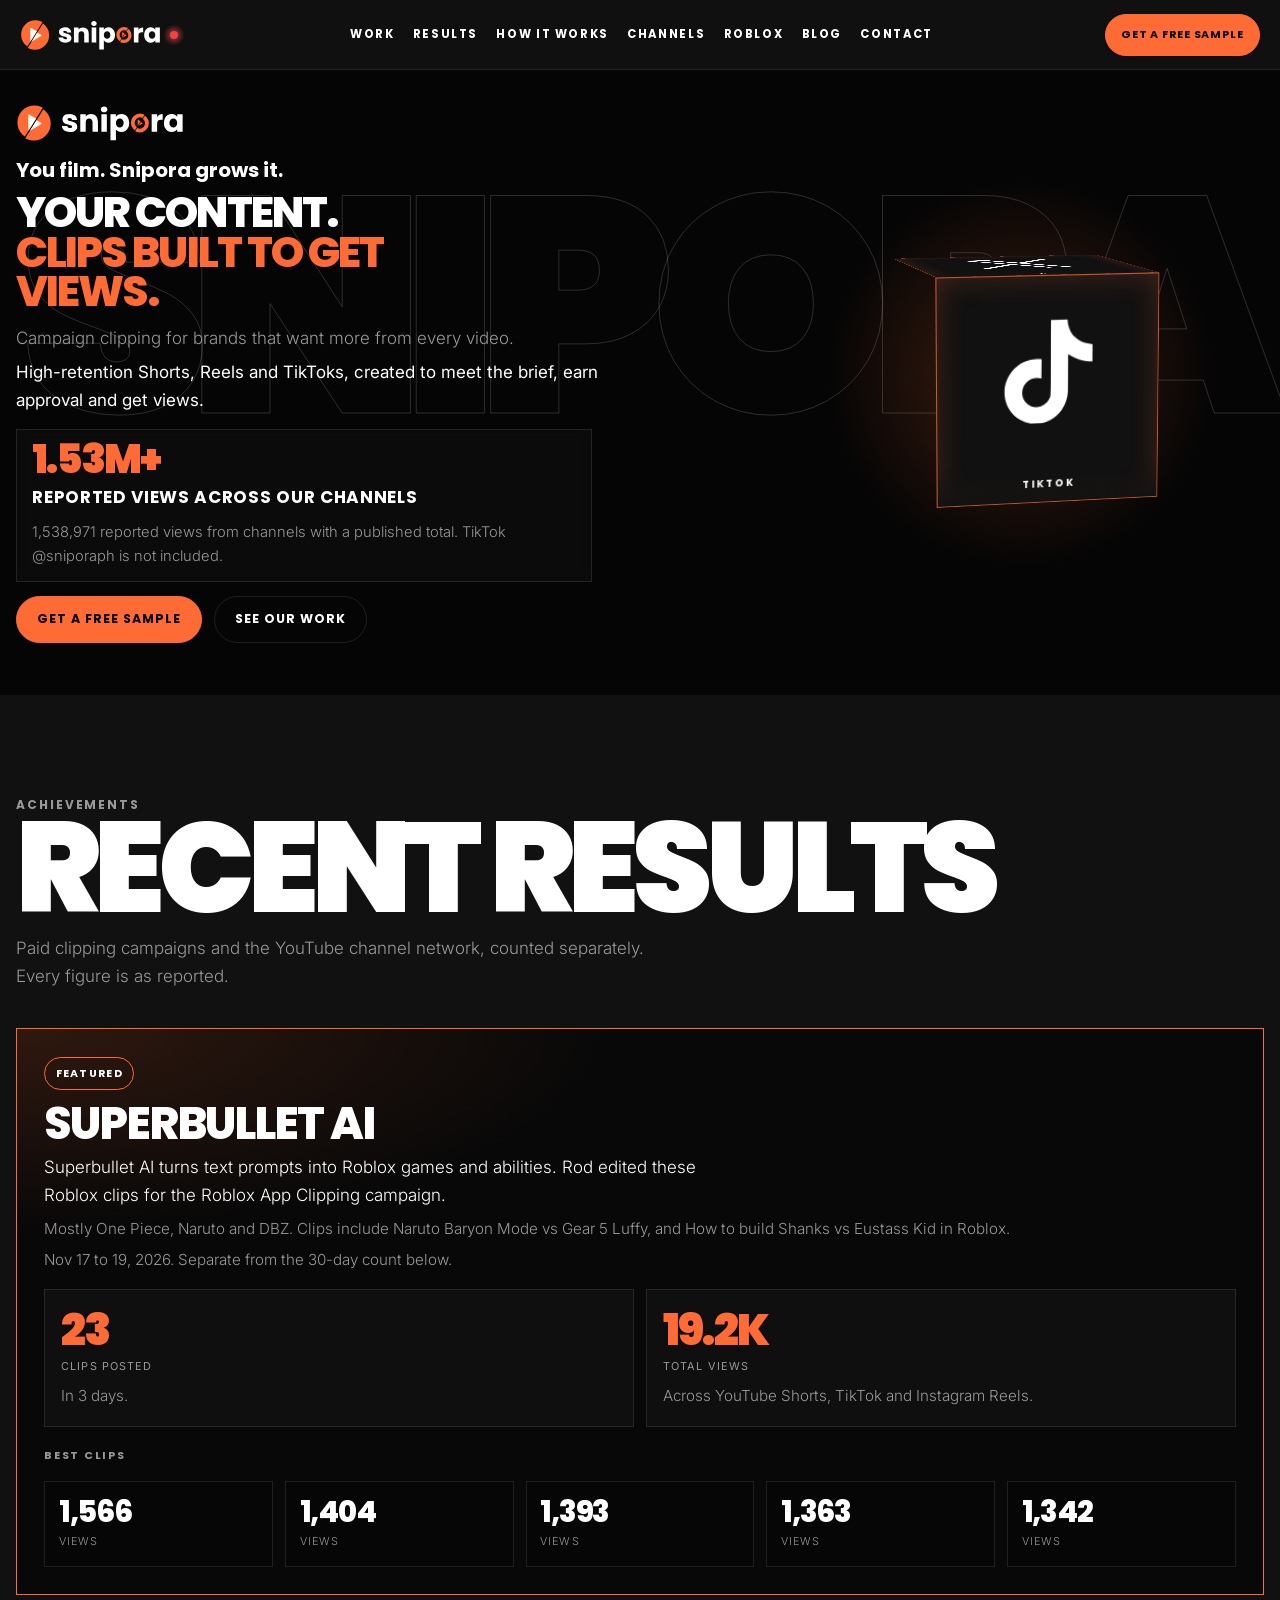
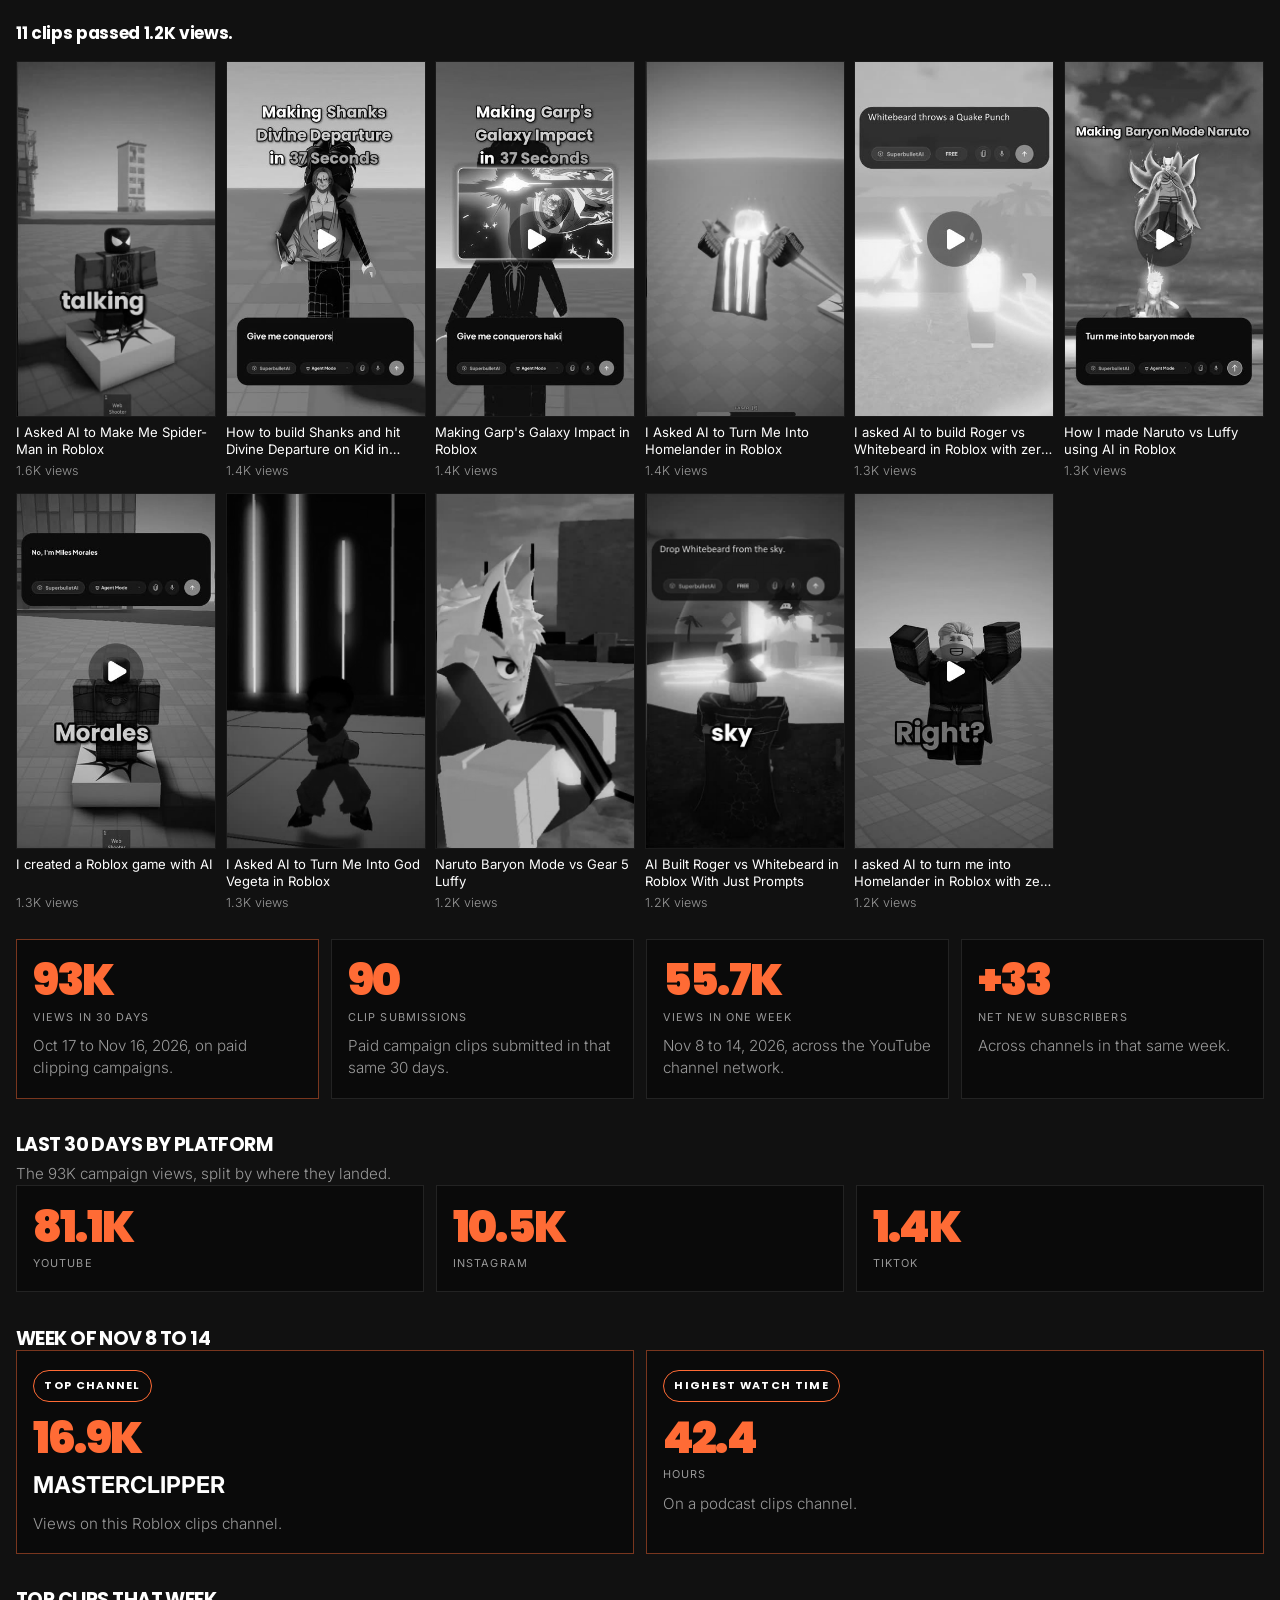
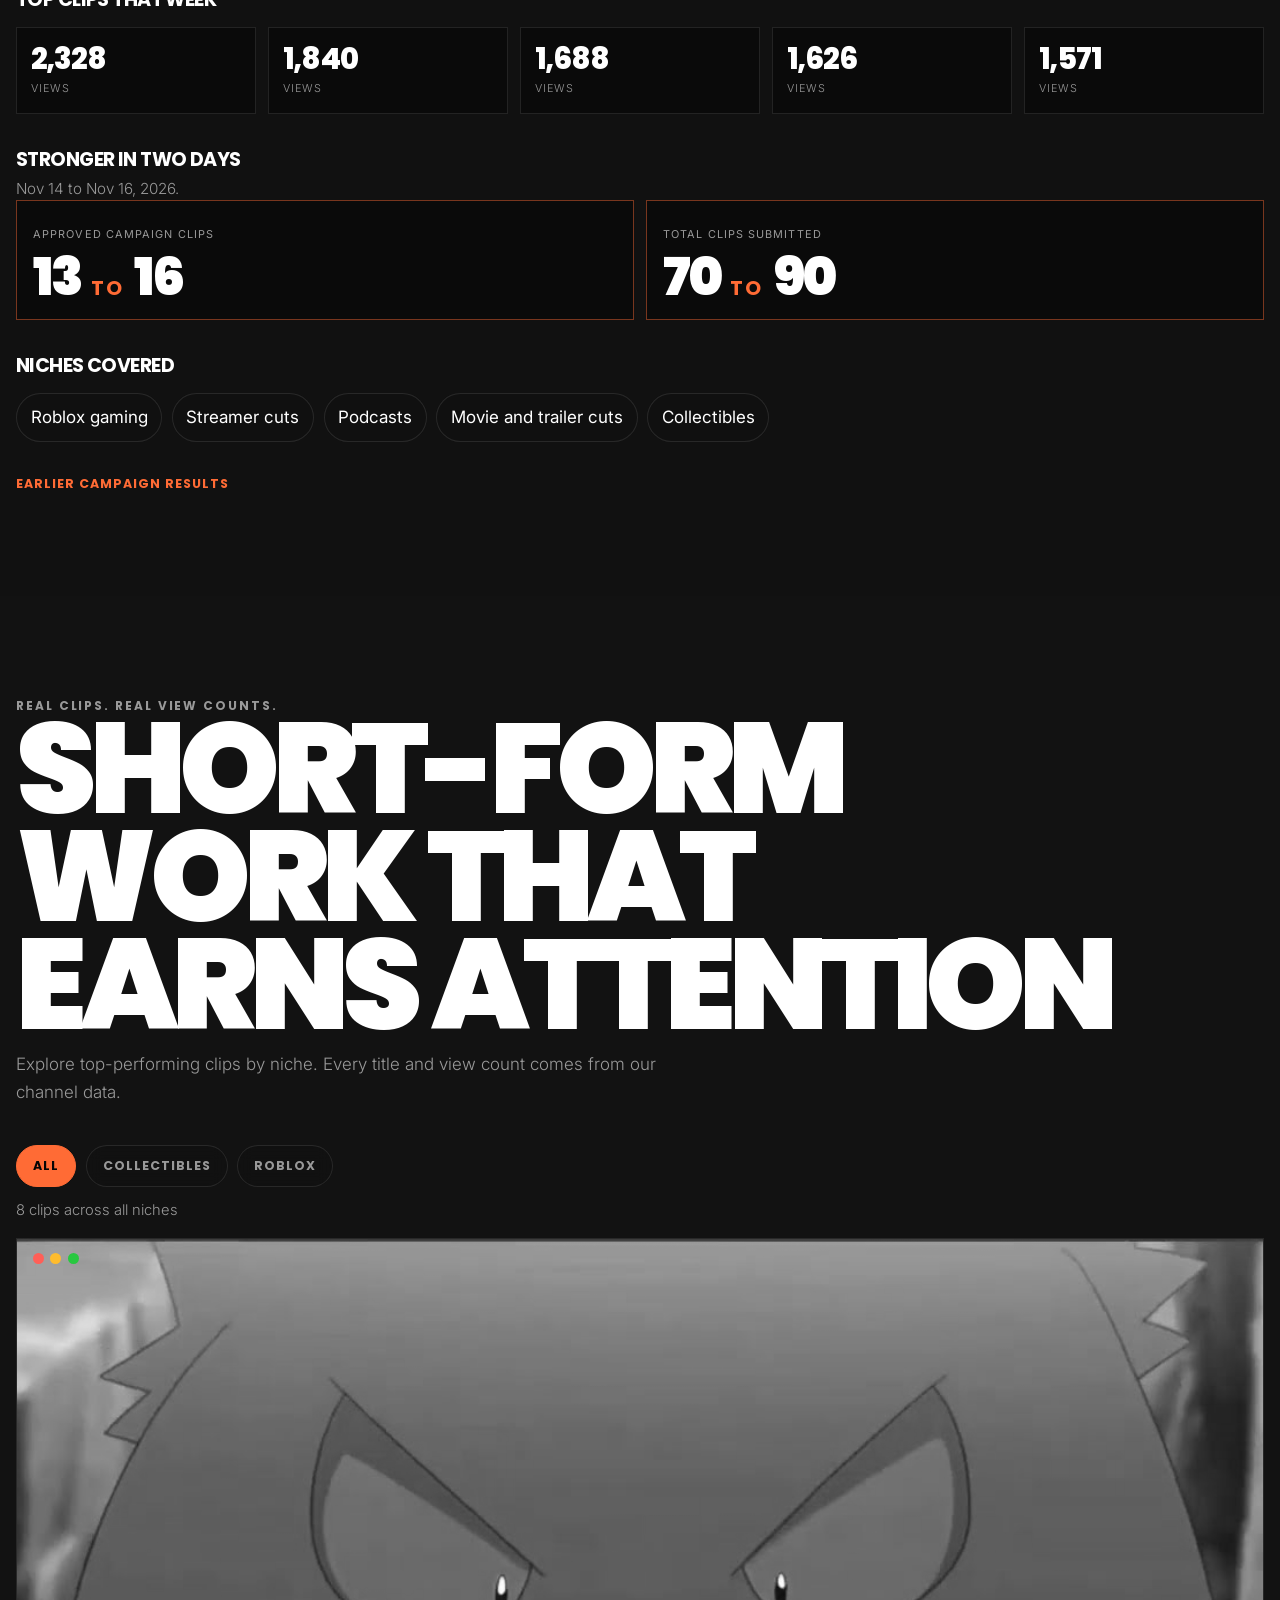
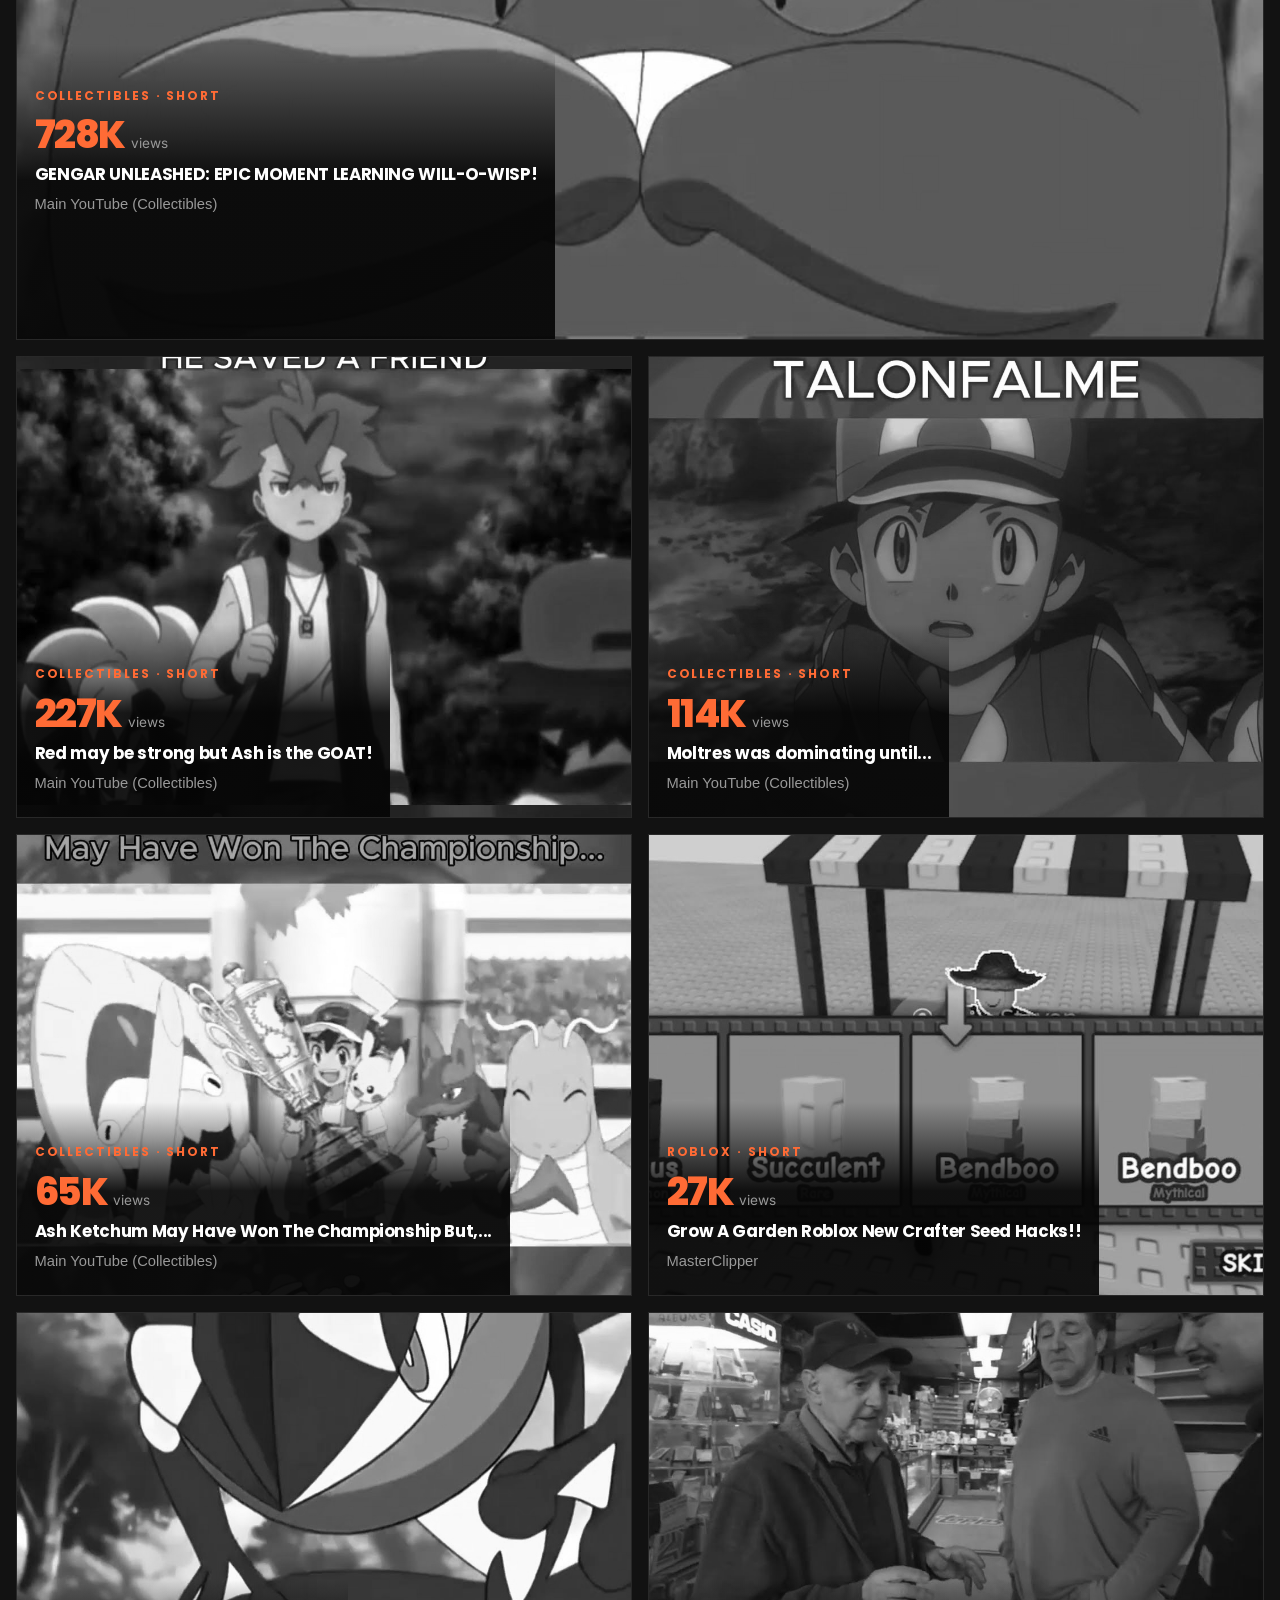
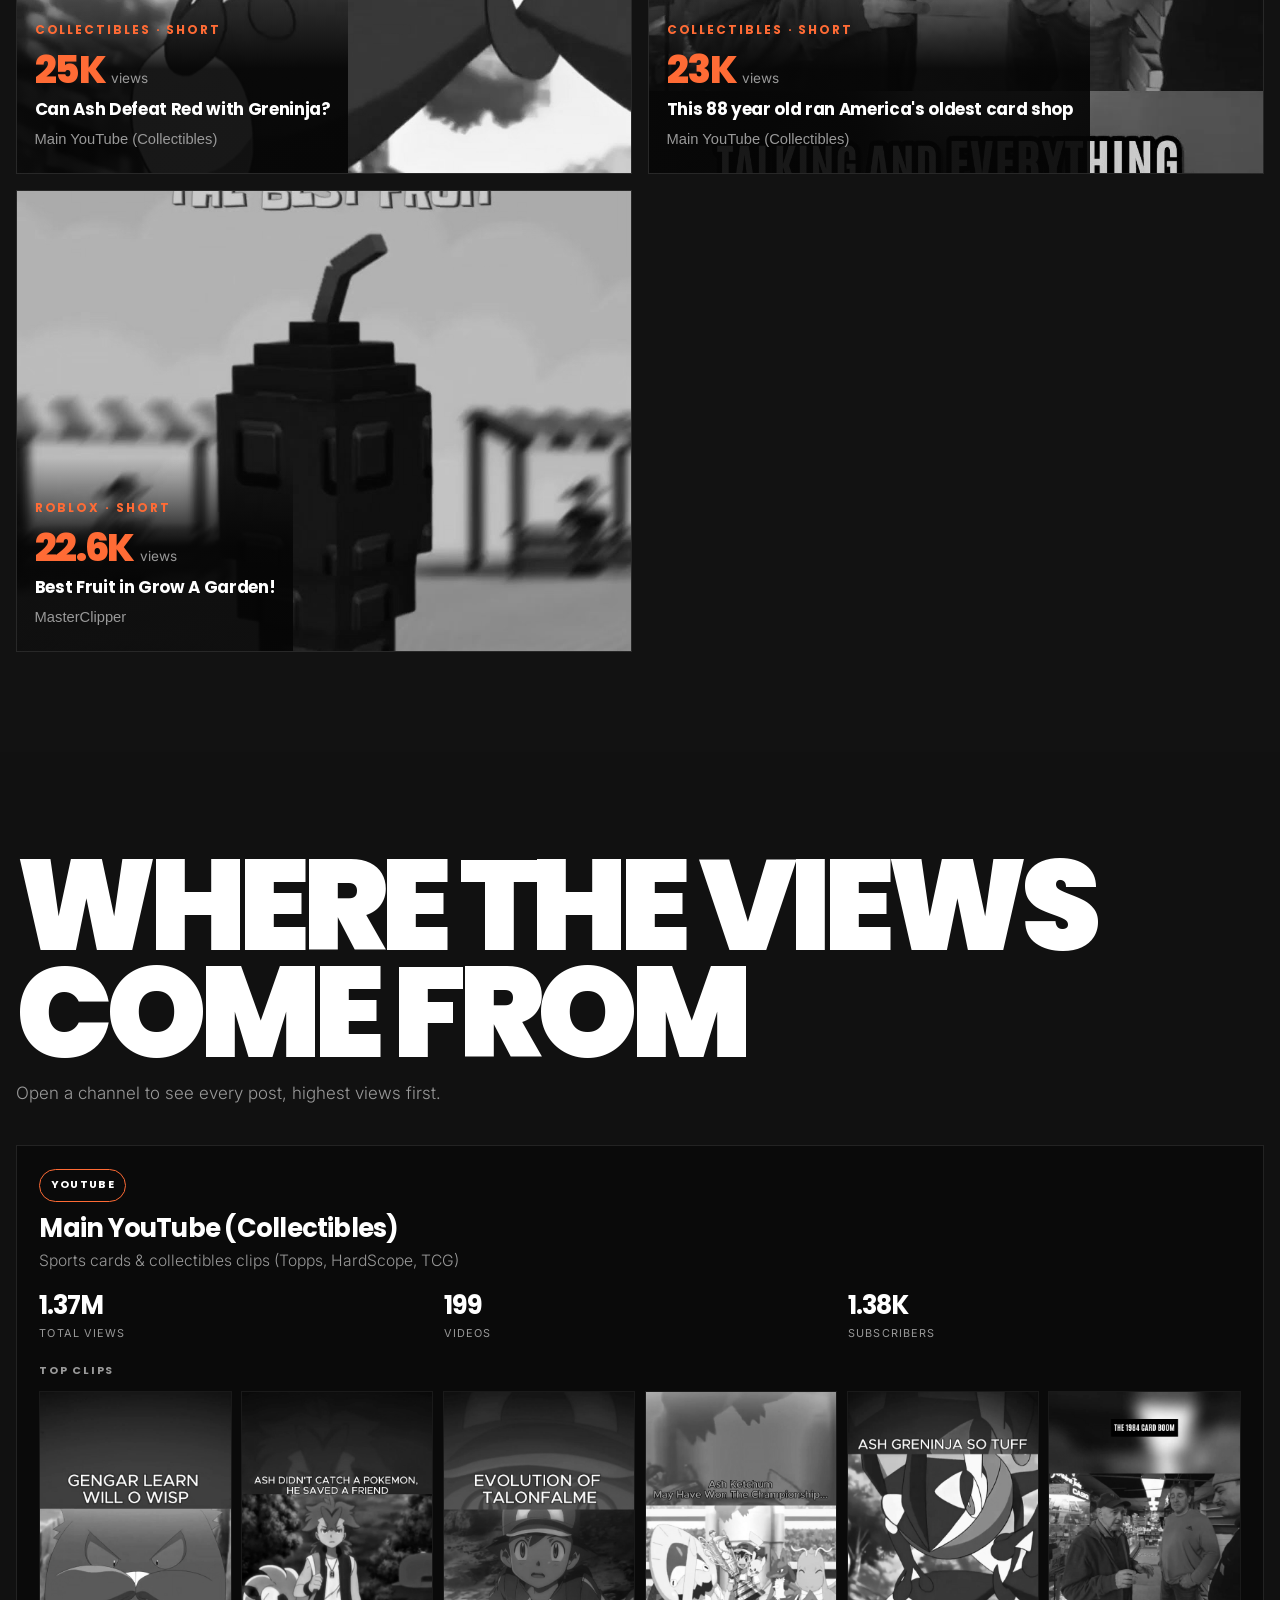
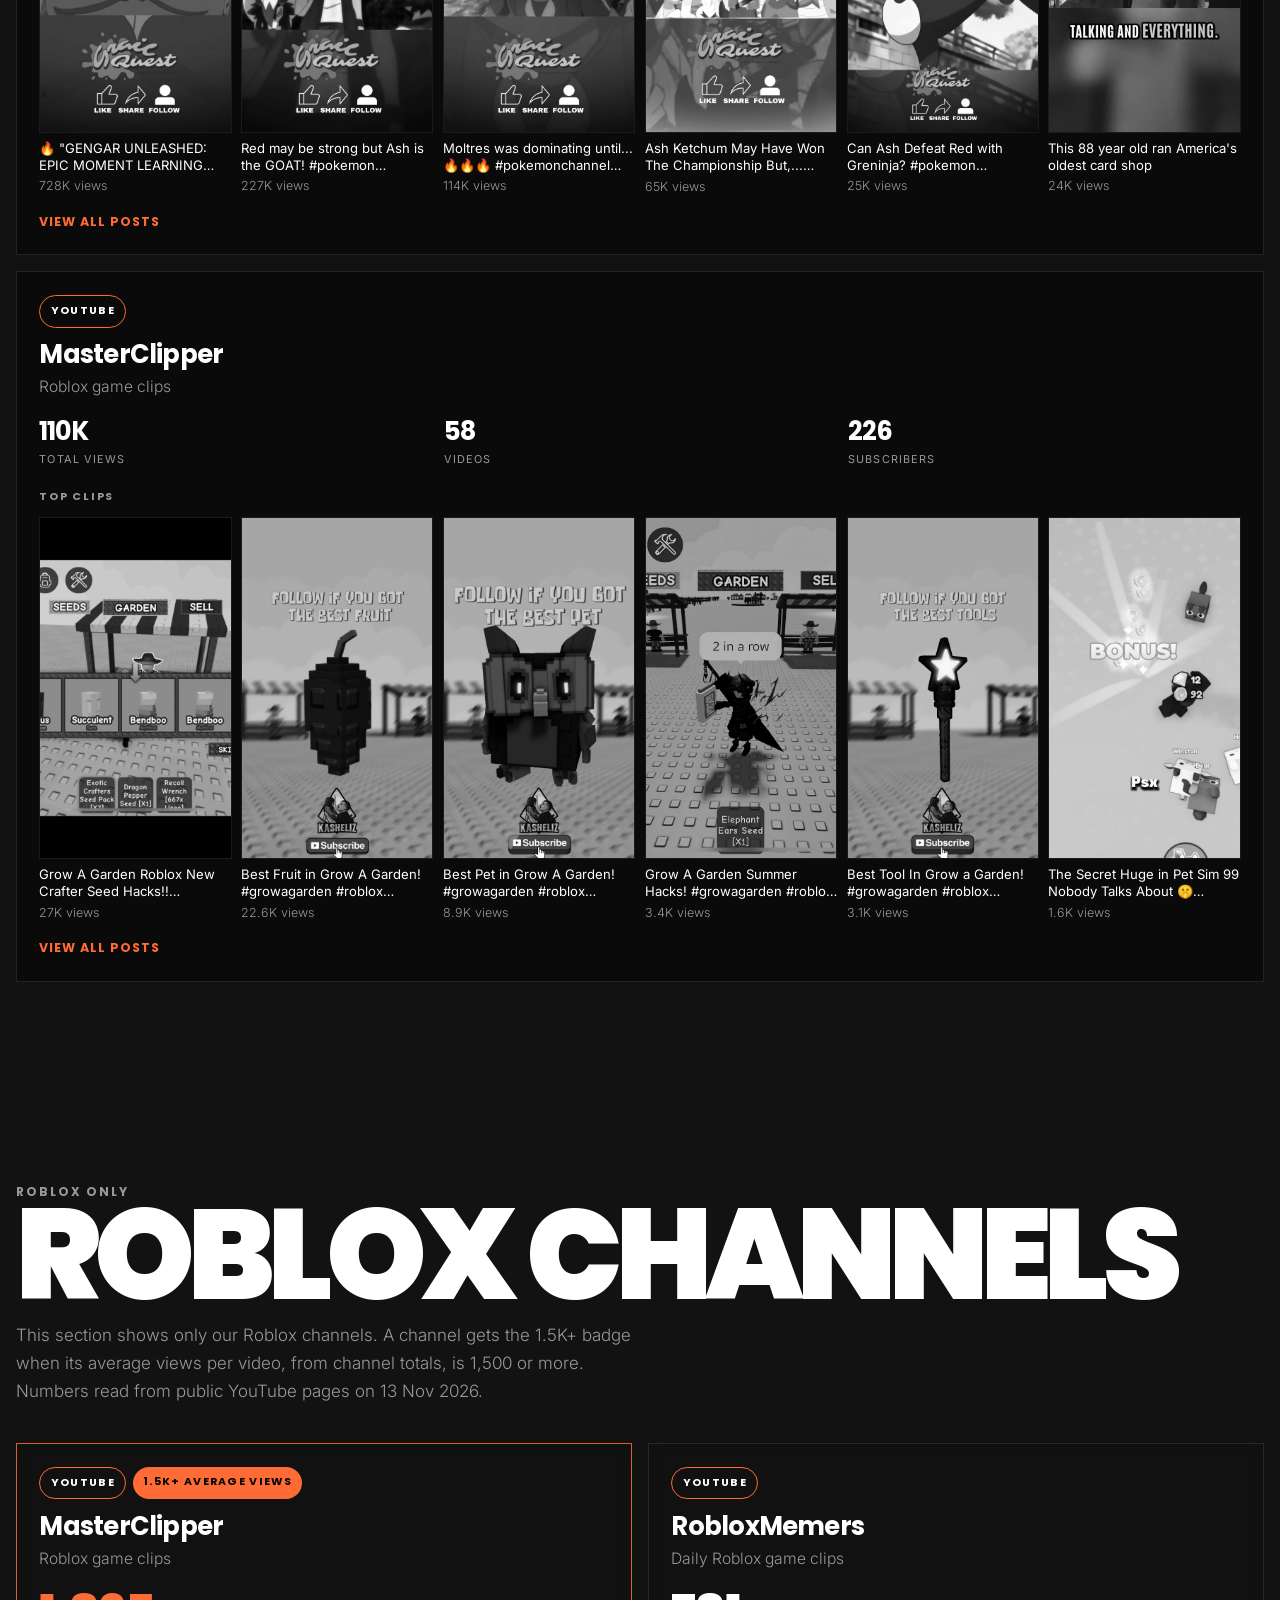
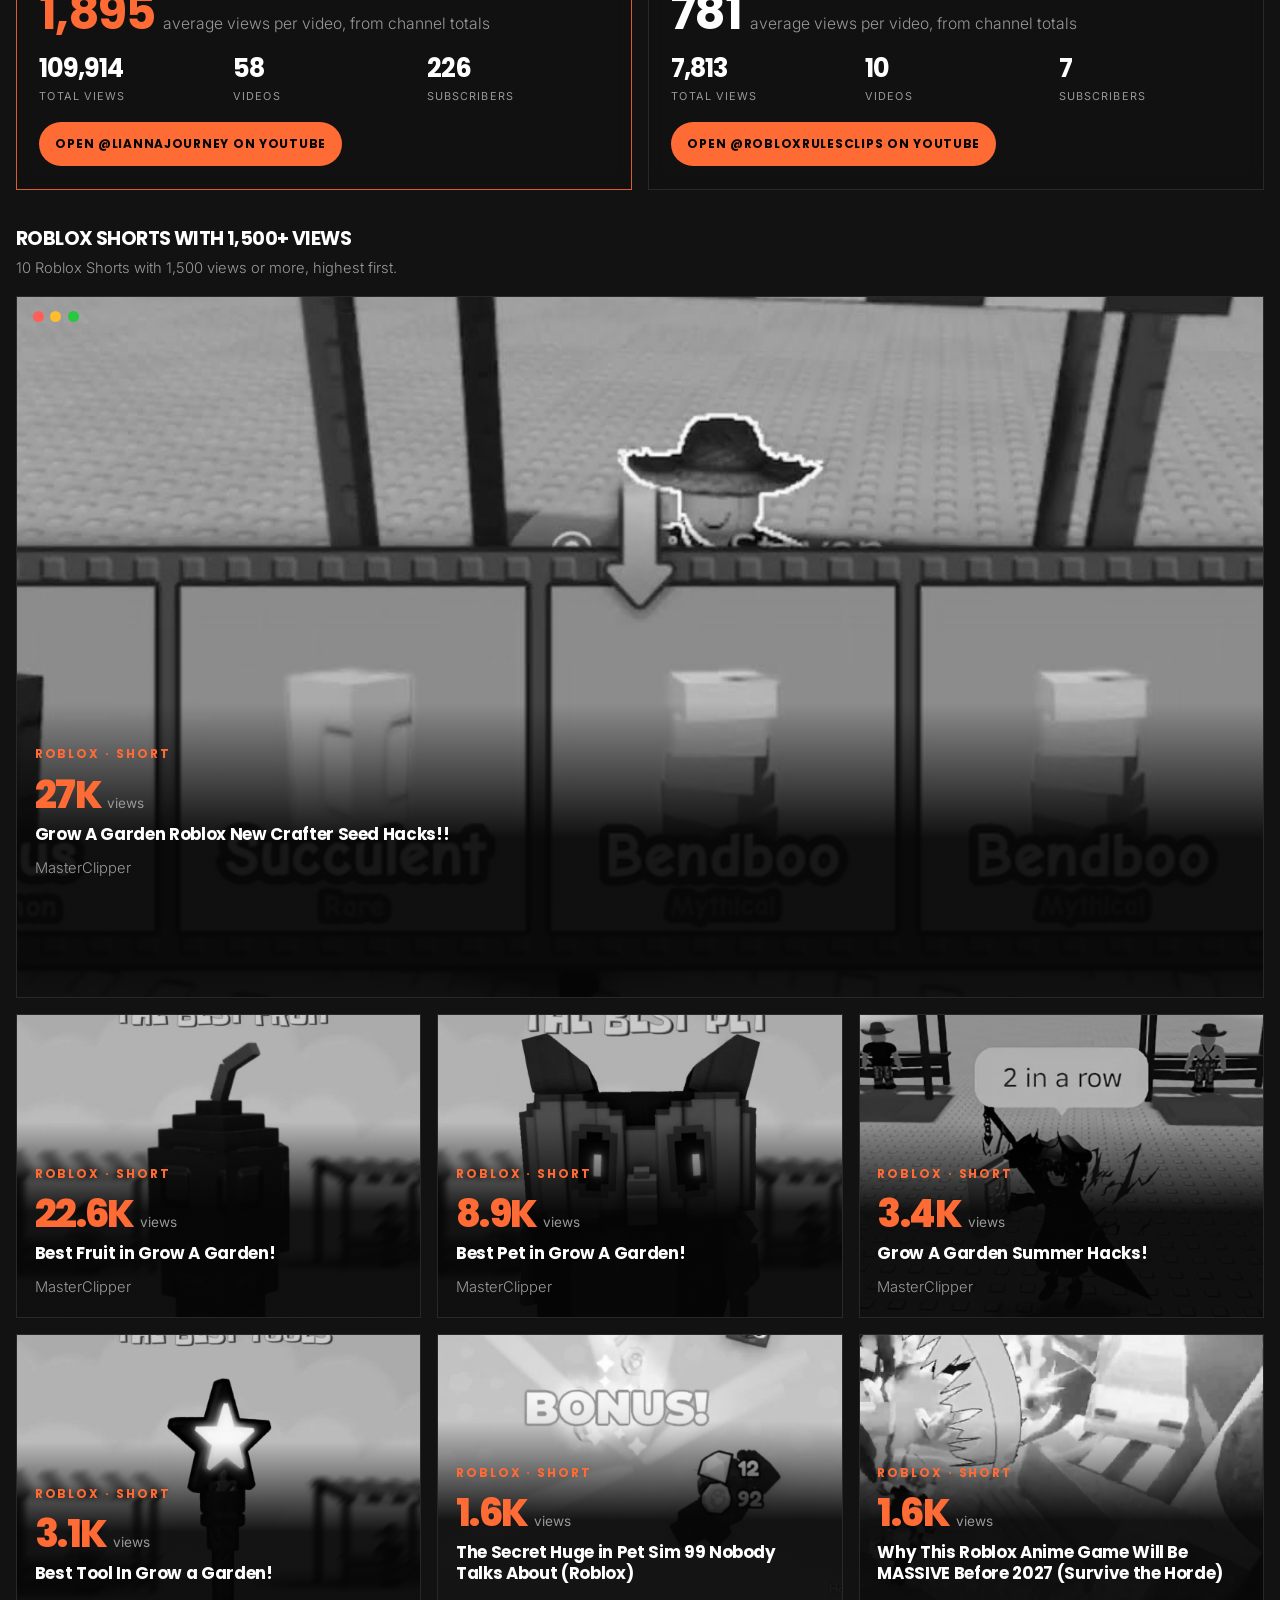
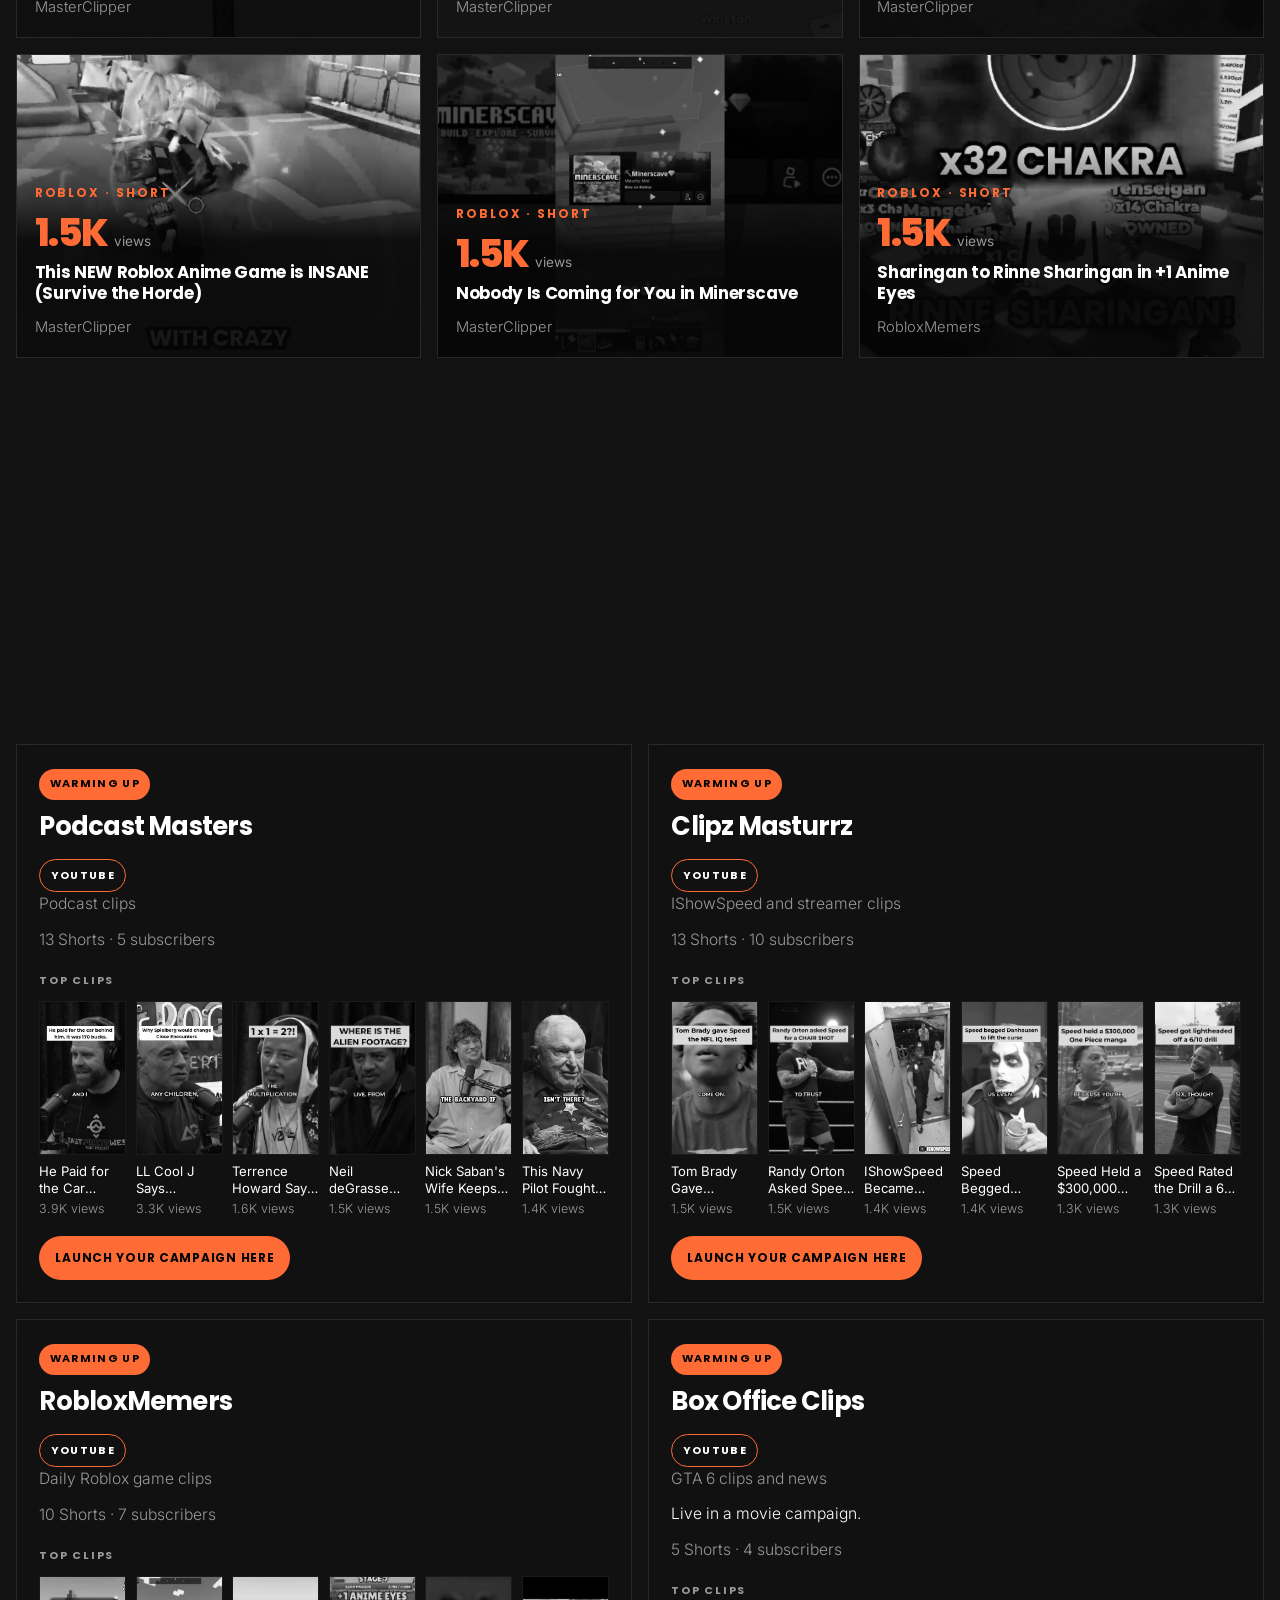
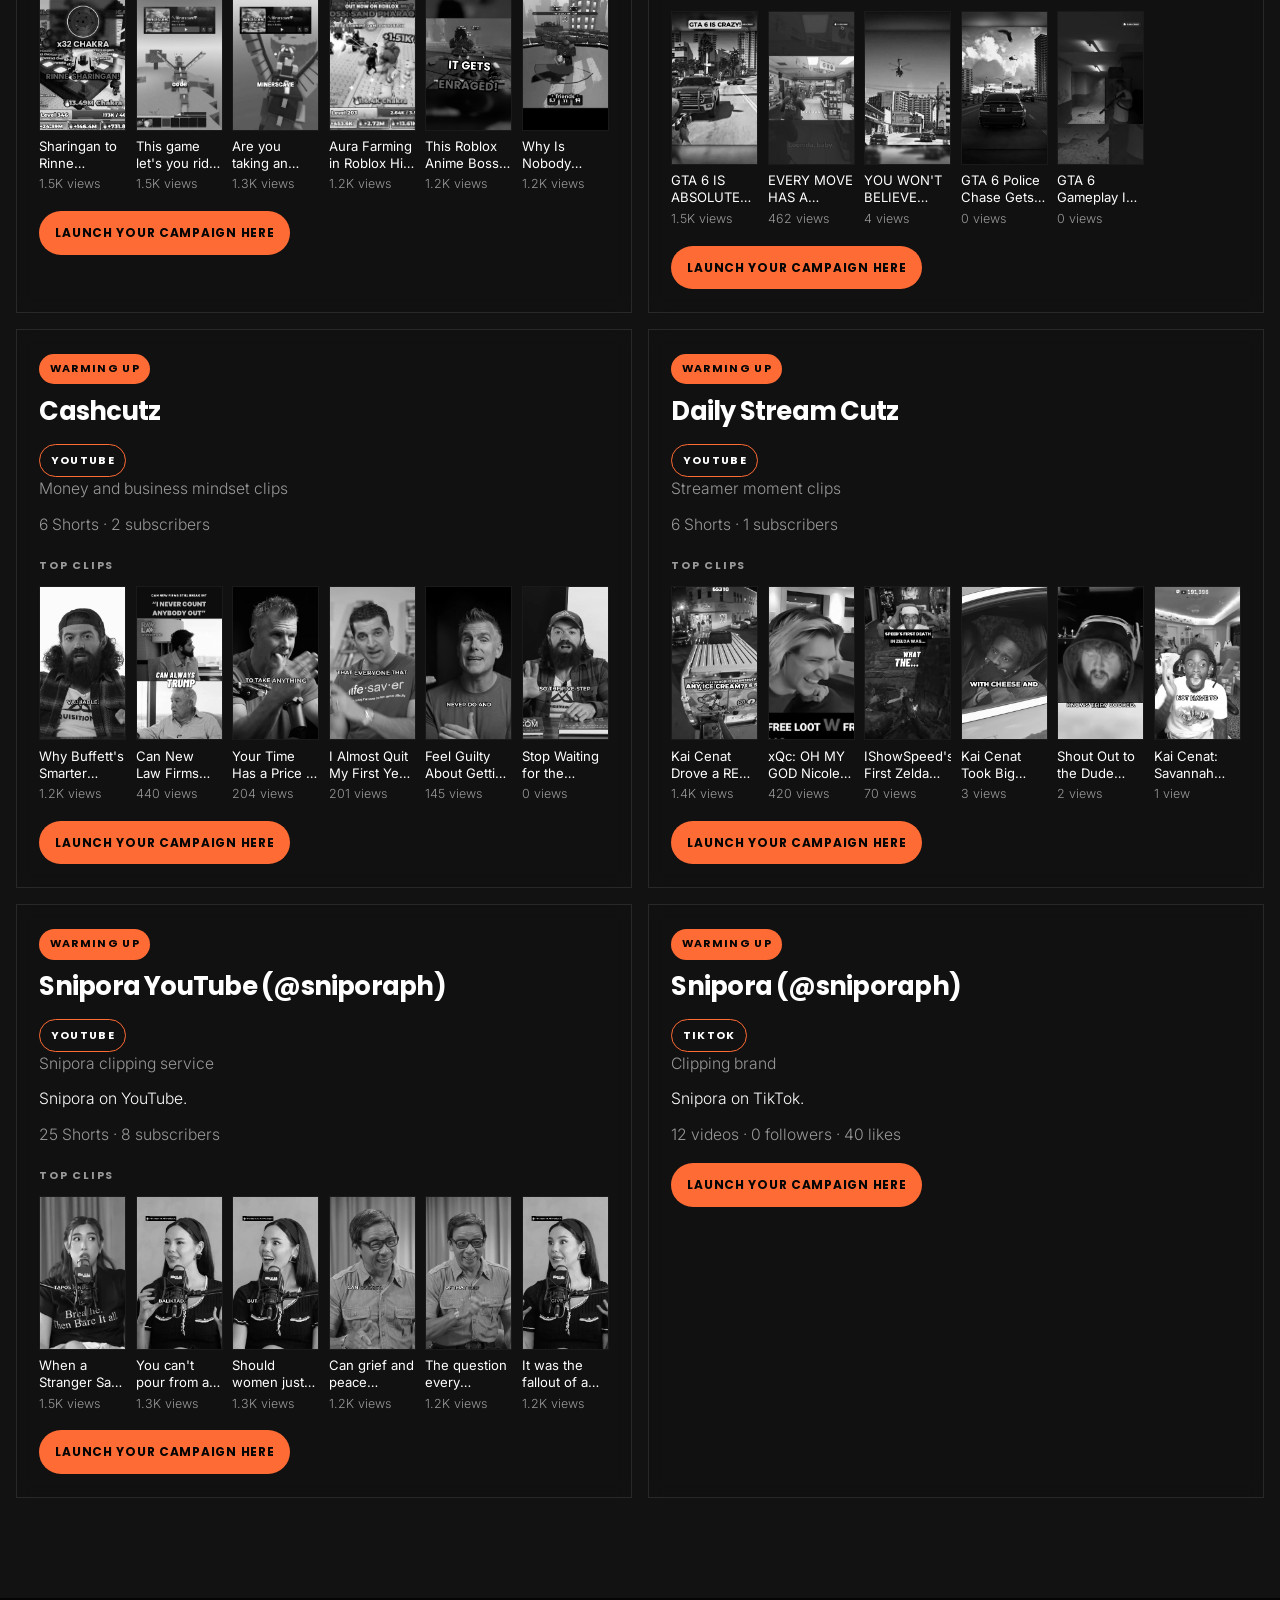
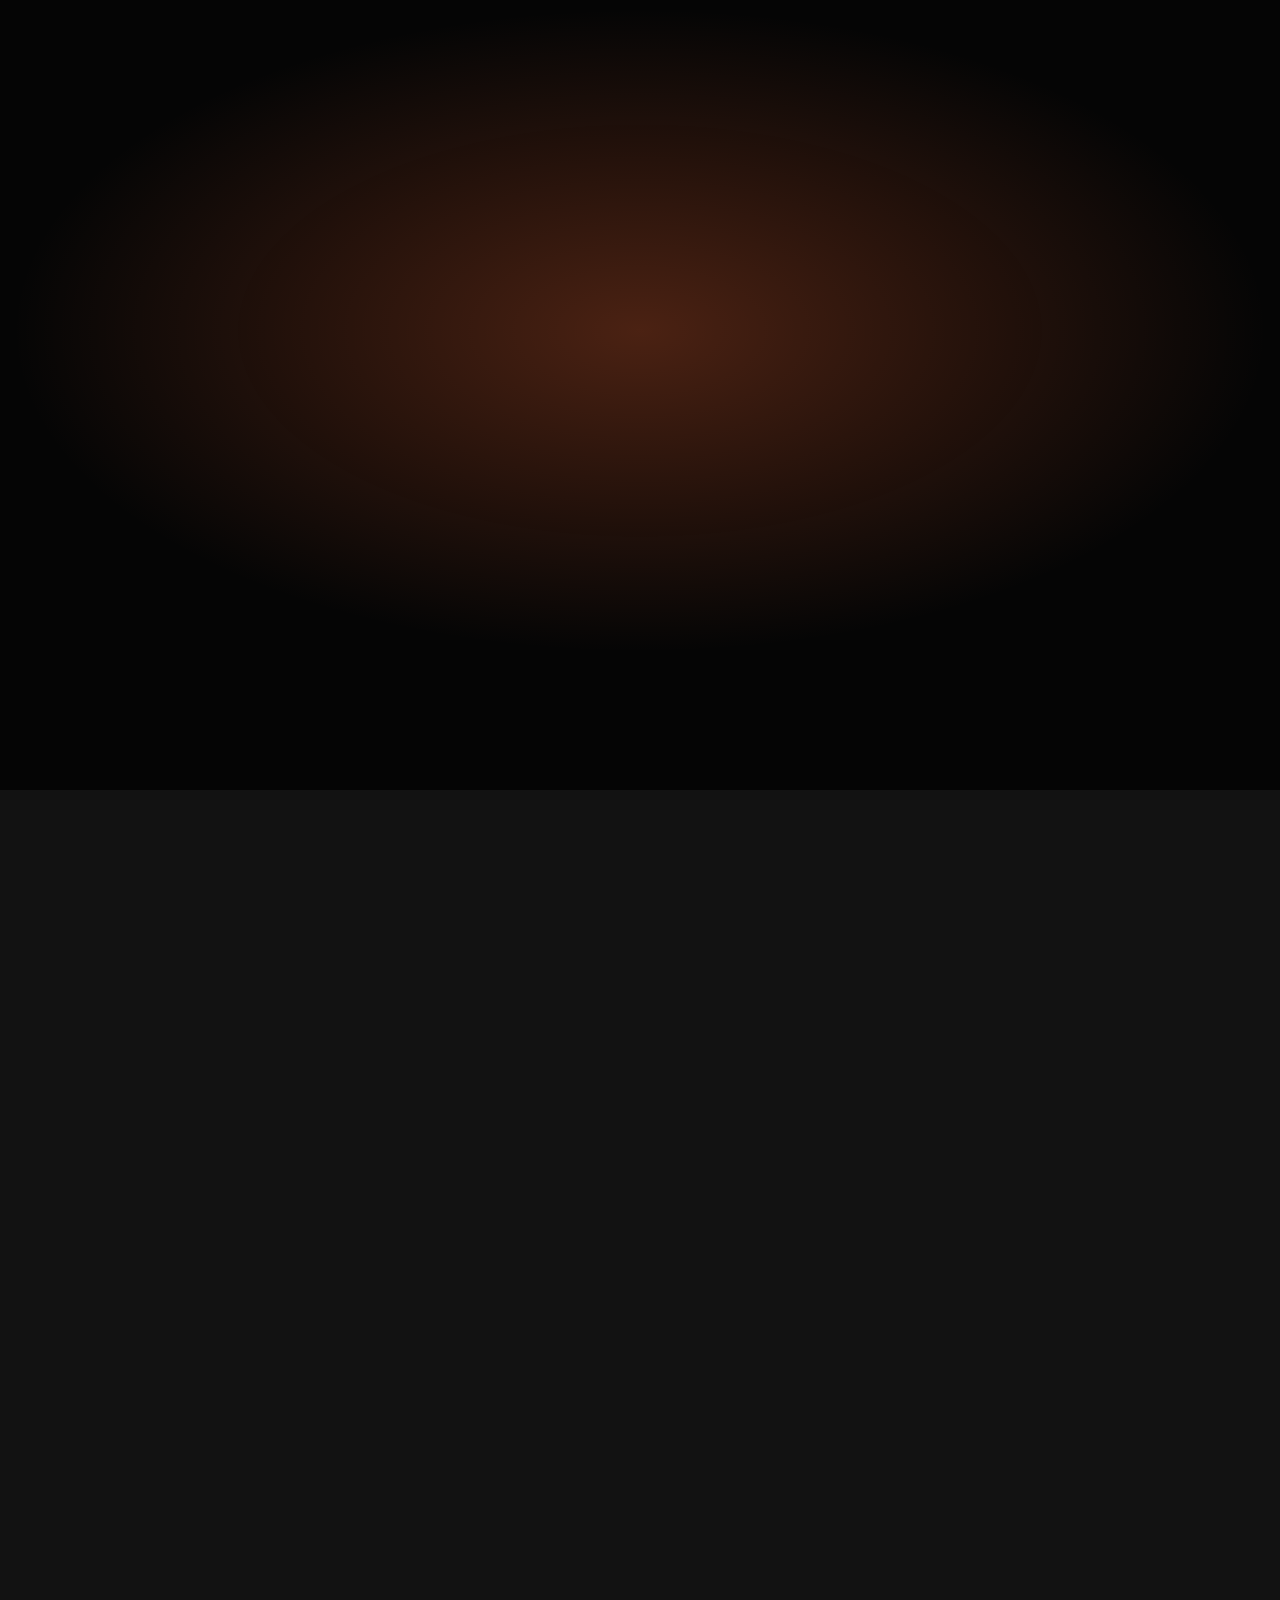
<file: index.html>
<!DOCTYPE html>
<html lang="en">
<head>
  <meta charset="utf-8">
  <meta name="viewport" content="width=device-width, initial-scale=1">
  <title>Snipora | Short-form campaign clipping for brands</title>
  <meta name="description" content="Snipora turns long-form videos and campaign briefs into high-retention Shorts, Reels and TikToks for brands.">
  <link rel="canonical" href="https://sniporaph.github.io/">
  <link rel="icon" href="favicon.svg" type="image/svg+xml">
  <meta name="theme-color" content="#121212">
  <link rel="preconnect" href="https://fonts.googleapis.com">
  <link rel="preconnect" href="https://fonts.gstatic.com" crossorigin>
  <link href="https://fonts.googleapis.com/css2?family=Inter:wght@300;400&family=Poppins:wght@700;800;900&display=swap" rel="stylesheet">
  <link rel="preload" href="assets/snipora-logo-on-dark.svg" as="image">
  <link rel="stylesheet" href="styles.css?v=20261119d">
</head>
<body>
  <a class="skip" href="#content">Skip to content</a>
  <header class="nav" id="site-nav">
    <a class="brand" href="#top">
      <img src="assets/snipora-logo-on-dark.svg" alt="Snipora" width="1252" height="284">
      <span class="pulse" aria-hidden="true"></span>
    </a>
    <button class="nav-toggle" id="nav-toggle" type="button" aria-expanded="false" aria-controls="site-links">
      <span class="sr-only">Menu</span>
      <span class="burger" aria-hidden="true"></span>
    </button>
    <nav class="links" id="site-links" aria-label="Page">
      <a href="#work">Work</a>
      <a href="#achievements">Results</a>
      <a href="#services">How it works</a>
      <a href="#channels">Channels</a>
      <a href="#roblox">Roblox</a>
      <a href="/blog/">Blog</a>
      <a href="#contact">Contact</a>
      <a class="btn primary menu-cta" href="mailto:sniporaph@gmail.com?subject=Free%20sample%20for%20my%20brand">Get a free sample</a>
    </nav>
    <a class="btn primary nav-cta" href="mailto:sniporaph@gmail.com?subject=Free%20sample%20for%20my%20brand">Get a free sample</a>
  </header>

  <main id="content">
    <div class="hero" id="top">
      <div class="hero-bg-clip" aria-hidden="true">
        <p class="hero-bg">Snipora</p>
      </div>
      <div class="wrap hero-layout">
        <div class="hero-copy">
          <h1 id="hero-title">
            <img src="assets/snipora-logo-on-dark.svg" alt="Snipora" width="1252" height="284">
          </h1>
          <p class="brand-promise">You film. Snipora grows it.</p>
          <h2 class="tagline">Your content.<br><span>Clips built to get views.</span></h2>
          <p class="lede">Campaign clipping for brands that want more from every video.</p>
          <p class="hero-support">High-retention Shorts, Reels and TikToks, created to meet the brief, earn approval and get views.</p>
          <div class="hero-stat">
            <p class="hero-stat-value" id="hero-stat">1.53M+</p>
            <p class="hero-stat-label">Reported views across our channels</p>
            <p class="hero-stat-exact" id="hero-exact">1,538,971 reported views from channels with a published total. TikTok @sniporaph is not included.</p>
          </div>
          <div class="cta">
            <a class="btn primary" href="mailto:sniporaph@gmail.com?subject=Free%20sample%20for%20my%20brand">Get a free sample</a>
            <a class="btn" href="#work">See our work</a>
          </div>
        </div>
        <div class="hero-stage">
          <div class="cube-scene">
            <p class="sr-only">We post on TikTok, YouTube Shorts, Instagram Reels and X</p>
            <div class="cube-tilt">
            <div class="cube">
              <figure class="cube-face" aria-label="TikTok">
                <img src="assets/platforms/tiktok.svg" alt="" width="24" height="24">
                <figcaption>TikTok</figcaption>
              </figure>
              <figure class="cube-face" aria-label="YouTube Shorts">
                <img src="assets/platforms/youtubeshorts.svg" alt="" width="24" height="24">
                <figcaption>YouTube Shorts</figcaption>
              </figure>
              <figure class="cube-face" aria-label="Instagram Reels">
                <img src="assets/platforms/instagram.svg" alt="" width="24" height="24">
                <figcaption>Instagram Reels</figcaption>
              </figure>
              <figure class="cube-face" aria-label="X">
                <img src="assets/platforms/x.svg" alt="" width="24" height="24">
                <figcaption>X</figcaption>
              </figure>
            </div>
            </div>
          </div>
        </div>
      </div>
    </div>

    <section id="achievements" class="band" aria-labelledby="achievements-title">
      <div class="wrap">
        <div class="head reveal">
          <p class="eyebrow">Achievements</p>
          <h2 id="achievements-title">Recent results</h2>
          <p>Paid clipping campaigns and the YouTube channel network, counted separately. Every figure is as reported.</p>
        </div>

        <article class="superbullet reveal" id="superbullet" aria-labelledby="superbullet-title">
          <p class="badge">Featured</p>
          <h3 id="superbullet-title">Superbullet AI</h3>
          <p class="showcase-copy">Superbullet AI turns text prompts into Roblox games and abilities. Rod edited these Roblox clips for the Roblox App Clipping campaign.</p>
          <p class="achieve-note">Mostly One Piece, Naruto and DBZ. Clips include Naruto Baryon Mode vs Gear 5 Luffy, and How to build Shanks vs Eustass Kid in Roblox.</p>
          <p class="achieve-note">Nov 17 to 19, 2026. Separate from the 30-day count below.</p>
          <div class="achieve-split">
            <div class="achieve-stat">
              <p class="stat-value">23</p>
              <p class="stat-label">Clips posted</p>
              <p class="achieve-note">In 3 days.</p>
            </div>
            <div class="achieve-stat">
              <p class="stat-value">19.2K</p>
              <p class="stat-label">Total views</p>
              <p class="achieve-note">Across YouTube Shorts, TikTok and Instagram Reels.</p>
            </div>
          </div>
          <p class="showcase-label">Best clips</p>
          <ul class="score-list">
            <li><strong>1,566</strong><span>views</span></li>
            <li><strong>1,404</strong><span>views</span></li>
            <li><strong>1,393</strong><span>views</span></li>
            <li><strong>1,363</strong><span>views</span></li>
            <li><strong>1,342</strong><span>views</span></li>
          </ul>
        </article>
        <p class="clip-pass-line reveal">11 clips passed 1.2K views.</p>
        <div class="shorts-shelf-wrap reveal">
          <div class="shorts-shelf" id="superbullet-clips">
            <a class="shelf-card" href="https://www.youtube.com/shorts/EDNJdLoVdnc" target="_blank" rel="noopener noreferrer">
              <span class="shelf-thumb"><img src="assets/thumbs/EDNJdLoVdnc.jpg" alt="" width="405" height="720"></span>
              <span class="shelf-title">I Asked AI to Make Me Spider-Man in Roblox</span>
              <span class="shelf-views">1.6K views</span>
            </a>
            <a class="shelf-card" href="https://www.instagram.com/reel/Df58kHOO-av/" target="_blank" rel="noopener noreferrer">
              <span class="shelf-thumb"><img src="assets/thumbs/Df58kHOO-av.jpg" alt="" width="405" height="720"></span>
              <span class="shelf-title">How to build Shanks and hit Divine Departure on Kid in Roblox</span>
              <span class="shelf-views">1.4K views</span>
            </a>
            <a class="shelf-card" href="https://www.instagram.com/reel/Df5ZzZtzLft/" target="_blank" rel="noopener noreferrer">
              <span class="shelf-thumb"><img src="assets/thumbs/Df5ZzZtzLft.jpg" alt="" width="405" height="720"></span>
              <span class="shelf-title">Making Garp's Galaxy Impact in Roblox</span>
              <span class="shelf-views">1.4K views</span>
            </a>
            <a class="shelf-card" href="https://www.youtube.com/shorts/4istYuV_szo" target="_blank" rel="noopener noreferrer">
              <span class="shelf-thumb"><img src="assets/thumbs/4istYuV_szo.jpg" alt="" width="405" height="720"></span>
              <span class="shelf-title">I Asked AI to Turn Me Into Homelander in Roblox</span>
              <span class="shelf-views">1.4K views</span>
            </a>
            <a class="shelf-card" href="https://www.instagram.com/reel/Df0hFwLTemF/" target="_blank" rel="noopener noreferrer">
              <span class="shelf-thumb"><img src="assets/thumbs/Df0hFwLTemF.jpg" alt="" width="405" height="720"></span>
              <span class="shelf-title">I asked AI to build Roger vs Whitebeard in Roblox with zero code</span>
              <span class="shelf-views">1.3K views</span>
            </a>
            <a class="shelf-card" href="https://www.instagram.com/reel/Df3hX0MONNH/" target="_blank" rel="noopener noreferrer">
              <span class="shelf-thumb"><img src="assets/thumbs/Df3hX0MONNH.jpg" alt="" width="405" height="720"></span>
              <span class="shelf-title">How I made Naruto vs Luffy using AI in Roblox</span>
              <span class="shelf-views">1.3K views</span>
            </a>
            <a class="shelf-card" href="https://www.instagram.com/reel/Df0uxGNu0Yi/" target="_blank" rel="noopener noreferrer">
              <span class="shelf-thumb"><img src="assets/thumbs/Df0uxGNu0Yi.jpg" alt="" width="405" height="720"></span>
              <span class="shelf-title">I created a Roblox game with AI</span>
              <span class="shelf-views">1.3K views</span>
            </a>
            <a class="shelf-card" href="https://www.youtube.com/shorts/7pSJt21f1r8" target="_blank" rel="noopener noreferrer">
              <span class="shelf-thumb"><img src="assets/thumbs/7pSJt21f1r8.jpg" alt="" width="405" height="720"></span>
              <span class="shelf-title">I Asked AI to Turn Me Into God Vegeta in Roblox</span>
              <span class="shelf-views">1.3K views</span>
            </a>
            <a class="shelf-card" href="https://www.youtube.com/shorts/S2gTmDp09i0" target="_blank" rel="noopener noreferrer">
              <span class="shelf-thumb"><img src="assets/thumbs/S2gTmDp09i0.jpg" alt="" width="405" height="720"></span>
              <span class="shelf-title">Naruto Baryon Mode vs Gear 5 Luffy</span>
              <span class="shelf-views">1.2K views</span>
            </a>
            <a class="shelf-card" href="https://www.youtube.com/shorts/ni0lXVSLT34" target="_blank" rel="noopener noreferrer">
              <span class="shelf-thumb"><img src="assets/thumbs/ni0lXVSLT34.jpg" alt="" width="405" height="720"></span>
              <span class="shelf-title">AI Built Roger vs Whitebeard in Roblox With Just Prompts</span>
              <span class="shelf-views">1.2K views</span>
            </a>
            <a class="shelf-card" href="https://www.instagram.com/reel/Df1SuTHO1lV/" target="_blank" rel="noopener noreferrer">
              <span class="shelf-thumb"><img src="assets/thumbs/Df1SuTHO1lV.jpg" alt="" width="405" height="720"></span>
              <span class="shelf-title">I asked AI to turn me into Homelander in Roblox with zero code</span>
              <span class="shelf-views">1.2K views</span>
            </a>
          </div>
        </div>

        <div class="achieve-strip reveal">
          <article class="achieve-stat is-lead">
            <p class="stat-value">93K</p>
            <p class="stat-label">Views in 30 days</p>
            <p class="achieve-note">Oct 17 to Nov 16, 2026, on paid clipping campaigns.</p>
          </article>
          <article class="achieve-stat">
            <p class="stat-value">90</p>
            <p class="stat-label">Clip submissions</p>
            <p class="achieve-note">Paid campaign clips submitted in that same 30 days.</p>
          </article>
          <article class="achieve-stat">
            <p class="stat-value">55.7K</p>
            <p class="stat-label">Views in one week</p>
            <p class="achieve-note">Nov 8 to 14, 2026, across the YouTube channel network.</p>
          </article>
          <article class="achieve-stat">
            <p class="stat-value">+33</p>
            <p class="stat-label">Net new subscribers</p>
            <p class="achieve-note">Across channels in that same week.</p>
          </article>
        </div>

        <h3 class="subhead reveal">Last 30 days by platform</h3>
        <p class="achieve-kicker reveal">The 93K campaign views, split by where they landed.</p>
        <div class="platform-row reveal">
          <article class="achieve-stat">
            <p class="stat-value">81.1K</p>
            <p class="stat-label">YouTube</p>
          </article>
          <article class="achieve-stat">
            <p class="stat-value">10.5K</p>
            <p class="stat-label">Instagram</p>
          </article>
          <article class="achieve-stat">
            <p class="stat-value">1.4K</p>
            <p class="stat-label">TikTok</p>
          </article>
        </div>

        <h3 class="subhead reveal">Week of Nov 8 to 14</h3>
        <div class="achieve-split reveal">
          <article class="achieve-card">
            <p class="badge">Top channel</p>
            <p class="stat-value">16.9K</p>
            <h3>MasterClipper</h3>
            <p class="achieve-note">Views on this Roblox clips channel.</p>
          </article>
          <article class="achieve-card">
            <p class="badge">Highest watch time</p>
            <p class="stat-value">42.4</p>
            <p class="stat-label">Hours</p>
            <p class="achieve-note">On a podcast clips channel.</p>
          </article>
        </div>

        <h3 class="subhead reveal">Top clips that week</h3>
        <ul class="score-list reveal">
          <li><strong>2,328</strong><span>views</span></li>
          <li><strong>1,840</strong><span>views</span></li>
          <li><strong>1,688</strong><span>views</span></li>
          <li><strong>1,626</strong><span>views</span></li>
          <li><strong>1,571</strong><span>views</span></li>
        </ul>

        <h3 class="subhead reveal">Stronger in two days</h3>
        <p class="achieve-kicker reveal">Nov 14 to Nov 16, 2026.</p>
        <div class="lift-row reveal">
          <article class="achieve-card">
            <p class="stat-label">Approved campaign clips</p>
            <p class="lift-num"><span>13</span><span class="lift-to">to</span><span>16</span></p>
          </article>
          <article class="achieve-card">
            <p class="stat-label">Total clips submitted</p>
            <p class="lift-num"><span>70</span><span class="lift-to">to</span><span>90</span></p>
          </article>
        </div>

        <h3 class="subhead reveal">Niches covered</h3>
        <ul class="name-list reveal">
          <li>Roblox gaming</li>
          <li>Streamer cuts</li>
          <li>Podcasts</li>
          <li>Movie and trailer cuts</li>
          <li>Collectibles</li>
        </ul>
        <p class="achieve-more reveal"><a href="#campaigns">Earlier campaign results</a></p>
      </div>
    </section>

    <section id="work">
      <div class="wrap">
        <div class="head reveal">
          <p class="eyebrow">Real clips. Real view counts.</p>
          <h2 id="work-title">Short-form work that earns attention</h2>
          <p>Explore top-performing clips by niche. Every title and view count comes from our channel data.</p>
        </div>
        <div class="filter-chips" id="clip-filters" aria-label="Filter clips by niche"></div>
        <p class="filter-status" id="filter-status" aria-live="polite"></p>
        <div class="clip-row" id="clip-row"></div>
      </div>
    </section>

    <section id="channels" class="band">
      <div class="wrap">
        <div class="head reveal">
          <h2 id="channels-title">Where the views come from</h2>
          <p>Open a channel to see every post, highest views first.</p>
        </div>
        <div class="channel-grid" id="channel-grid"></div>
      </div>
    </section>

    <section id="roblox" aria-labelledby="roblox-title">
      <div class="wrap">
        <div class="head reveal">
          <p class="eyebrow">Roblox only</p>
          <h2 id="roblox-title">Roblox channels</h2>
          <p>This section shows only our Roblox channels. A channel gets the 1.5K+ badge when its average views per video, from channel totals, is 1,500 or more. Numbers read from public YouTube pages on 13 Nov 2026.</p>
        </div>
        <div class="roblox-grid" id="roblox-grid"></div>
        <h3 class="subhead roblox-subhead">Roblox Shorts with 1,500+ views</h3>
        <p class="filter-status" id="roblox-status" aria-live="polite"></p>
        <div class="clip-row roblox-row" id="roblox-row"></div>
      </div>
    </section>

    <section id="fresh">
      <div class="wrap">
        <div class="head reveal">
          <h2 id="fresh-title">Fresh channels</h2>
          <p>Early channels, warming up and ready for a brand to start a new campaign.</p>
        </div>
        <div class="fresh-grid" id="fresh-grid"></div>
      </div>
    </section>

    <section id="services">
      <div class="wrap">
        <div class="head reveal">
          <p class="eyebrow">Campaign clipping, end to end</p>
          <h2 id="services-title">From your brief to approved views</h2>
          <p>Send the source material. Snipora handles the short-form edit and delivery around your campaign.</p>
        </div>
        <div class="service-panel reveal">
          <ol class="service-grid">
            <li><span class="step">01</span><h3>Share your video or brief</h3><p>Your brand sends the long-form video or campaign brief, including the requirements and posting plan.</p></li>
            <li><span class="step">02</span><h3>We create high-retention clips</h3><p>We shape the strongest moments around a clear hook, curiosity and a satisfying payoff.</p></li>
            <li><span class="step">03</span><h3>We post, schedule or submit</h3><p>Clips are posted, scheduled or submitted for review according to your campaign brief.</p></li>
            <li><span class="step">04</span><h3>You get views and reporting</h3><p>Your brand gets approved views plus clear reporting on the clips and their performance.</p></li>
          </ol>
        </div>
      </div>
    </section>

    <section id="campaigns">
      <div class="wrap">
        <div class="head reveal">
          <p class="eyebrow">Earlier results</p>
          <h2 id="campaigns-title">Approved clips. Real campaign wins.</h2>
          <p>Content Rewards results as of Nov 4, 2026, focused on campaigns with approved clips.</p>
        </div>
        <div class="campaign-highlight reveal">
          <p class="result-num">8</p>
          <p class="result-label">Approved clips across two Roblox campaigns</p>
          <p class="result-detail">Each approved clip had approximately 1,165 to 1,402 views.</p>
        </div>
        <div class="campaign-grid reveal">
          <article class="campaign-card"><p class="badge">Approved campaign</p><h3>Survive the Horde</h3><p>Roblox game campaign with approved short-form clips.</p></article>
          <article class="campaign-card"><p class="badge">Approved campaign</p><h3>Build a Ring Farm 2</h3><p>Roblox game campaign with approved short-form clips.</p></article>
        </div>
        <div class="quality-note reveal">
          <h3>Quality before volume</h3>
          <p>We prioritize quality and only submit clips that meet the brief. The goal is simple: give every approved clip the best chance to earn views.</p>
        </div>
        <h3 class="subhead reveal">Additional campaign experience</h3>
        <ul class="name-list reveal"><li>Topps</li><li>HardScope UnPacked</li><li>First Person Boxing</li><li>Pet Simulator 99</li></ul>
      </div>
    </section>

    <section id="journal">
      <div class="wrap">
        <div class="head reveal">
          <p class="eyebrow">Blog</p>
          <h2 id="blog-title">Blog</h2>
          <p>Clipping tips, case studies and growth updates.</p>
        </div>
        <div class="blog-links reveal">
          <a href="/blog/launching-movie-clips-channel/">
            <span>Updates · November 4, 2026</span>
            <strong>Launching our movie clips channel</strong>
          </a>
          <a href="/blog/how-we-hit-1-3m-views/">
            <span>Case study · November 2, 2026</span>
            <strong>How we hit 1.3M views on Shorts</strong>
          </a>
          <a href="/blog/five-hooks-past-3-seconds/">
            <span>Tips · October 28, 2026</span>
            <strong>5 hooks that keep viewers past 3 seconds</strong>
          </a>
        </div>
      </div>
    </section>

    <section class="closing" id="contact" aria-labelledby="contact-title">
      <div class="wrap">
        <div class="box">
          <img class="closing-mark" src="assets/mark-white.svg" alt="" width="268" height="268">
          <p class="eyebrow">Ready to put your content to work?</p>
          <h2 id="contact-title">Let’s make your next campaign<br>clip-worthy.</h2>
          <p>Tell us about your brand, video or campaign brief. Ask for a free sample and see what Snipora can do with your content.</p>
          <a class="btn primary closing-cta" href="mailto:sniporaph@gmail.com?subject=Free%20sample%20for%20my%20brand">Get a free sample</a>
          <div class="contact-rows">
            <a href="mailto:sniporaph@gmail.com">
              <span>Email</span>
              <strong>sniporaph@gmail.com</strong>
            </a>
            <a href="https://www.tiktok.com/@sniporaph" rel="noopener noreferrer">
              <span>TikTok</span>
              <strong>@sniporaph</strong>
            </a>
          </div>
        </div>
      </div>
    </section>
  </main>

  <footer>
    <div class="wrap footer-meta">
      <div class="footer-copy">
        <img src="assets/snipora-logo-on-dark.svg" alt="Snipora" width="1252" height="284">
        <p>Snipora. Short-form clipping for brands.</p>
        <div class="footer-links">
          <a href="mailto:sniporaph@gmail.com">sniporaph@gmail.com</a>
          <a href="https://www.tiktok.com/@sniporaph" rel="noopener noreferrer">TikTok @sniporaph</a>
          <a href="/blog/">Blog</a>
          <a href="#top">Back to top</a>
        </div>
      </div>
    </div>
    <p class="footer-giant" aria-hidden="true">Snipora</p>
  </footer>

  <dialog id="channel-dialog" aria-labelledby="dialog-title">
    <div class="dialog-panel">
      <button type="button" class="dialog-close" id="dialog-close">Close</button>
      <div id="dialog-body"></div>
    </div>
  </dialog>
  <noscript>
    <p class="noscript">Channel stats load from data/channels.json and need JavaScript. Recent results, services, earlier campaign results, and contact details are on this page.</p>
  </noscript>
  <script src="script.js?v=20261113a"></script>
</body>
</html>
</file>
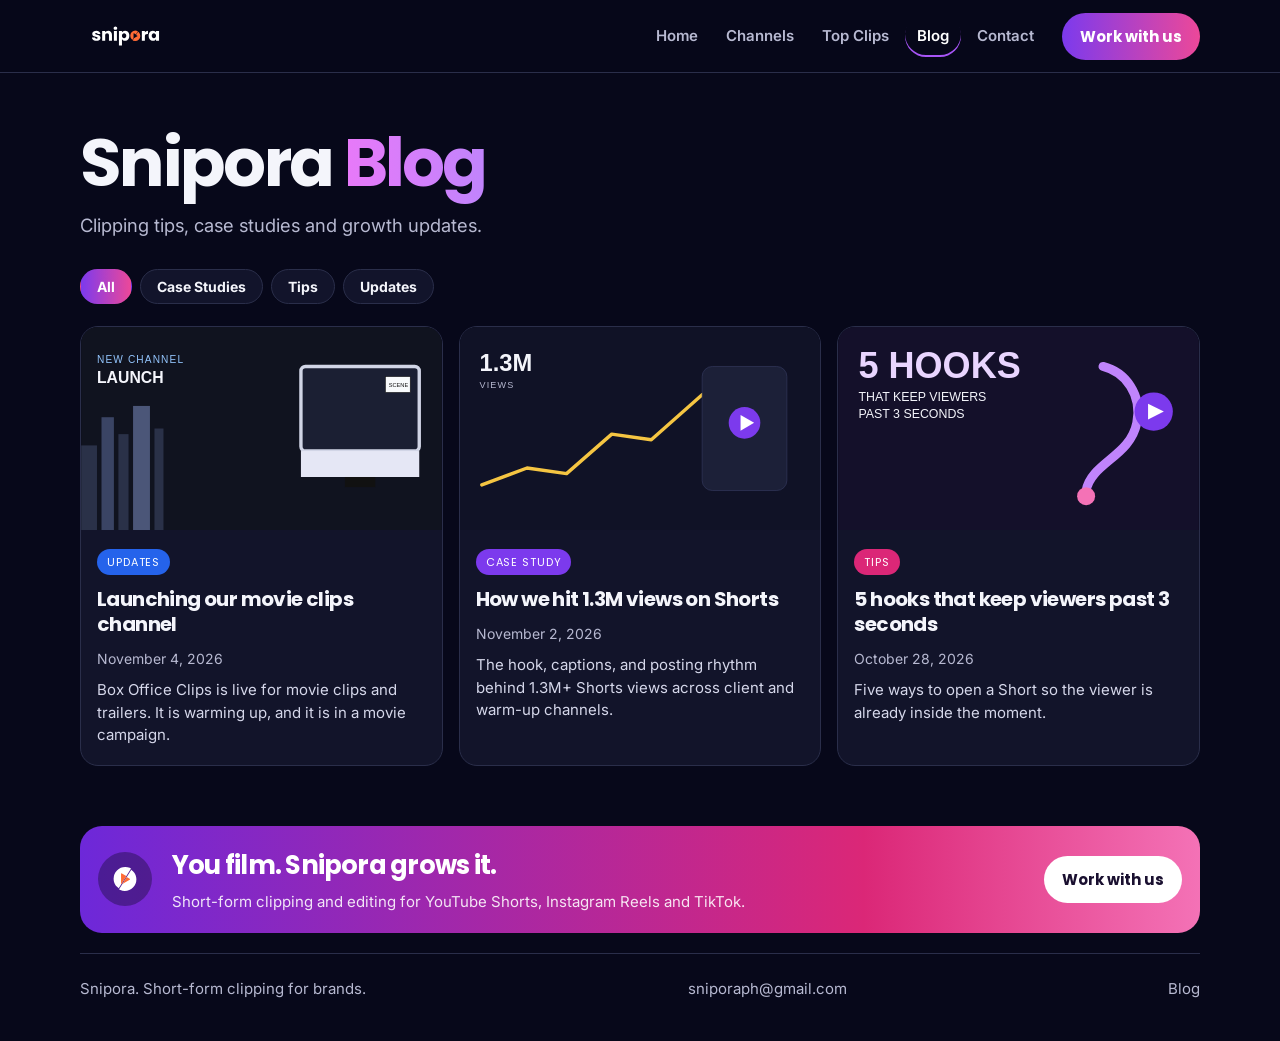
<file: blog/index.html>
<!DOCTYPE html>
<html lang="en">
<head>
  <meta charset="utf-8">
  <meta name="viewport" content="width=device-width, initial-scale=1">
  <title>Snipora Blog</title>
  <meta name="description" content="Clipping tips, case studies and growth updates.">
  <link rel="icon" href="/favicon.svg" type="image/svg+xml">
  <meta name="theme-color" content="#07081a">
  <link rel="preconnect" href="https://fonts.googleapis.com">
  <link rel="preconnect" href="https://fonts.gstatic.com" crossorigin>
  <link href="https://fonts.googleapis.com/css2?family=Inter:wght@400;500;600&family=Poppins:wght@700&display=swap" rel="stylesheet">
  <link rel="stylesheet" href="/blog/blog.css">
</head>
<body>
  <a class="skip" href="#content">Skip to content</a>
  <header class="nav">
    <div class="wrap">
      <a class="brand" href="/">
        <img src="/assets/logo-wordmark-dark.svg" alt="Snipora" width="1600" height="600">
      </a>
      <nav class="links" aria-label="Page">
        <a href="/">Home</a>
        <a href="/#channels">Channels</a>
        <a href="/#work">Top Clips</a>
        <a href="/blog/" aria-current="page">Blog</a>
        <a href="/#contact">Contact</a>
      </nav>
      <a class="btn work" href="/#contact">Work with us</a>
    </div>
  </header>
  <main id="content">

    <section class="page">
      <div class="wrap">
        <h1>Snipora <span class="grad">Blog</span></h1>
        <p class="lede">Clipping tips, case studies and growth updates.</p>
        <div class="chips" role="toolbar" aria-label="Filter posts">
          <button class="chip is-on" type="button" data-filter="all" aria-pressed="true">All</button>
          <button class="chip" type="button" data-filter="case-study" aria-pressed="false">Case Studies</button>
          <button class="chip" type="button" data-filter="tips" aria-pressed="false">Tips</button>
          <button class="chip" type="button" data-filter="updates" aria-pressed="false">Updates</button>
        </div>
        <div class="post-grid">

      <a class="post-card" data-tag="updates" href="/blog/launching-movie-clips-channel/">
        <span class="thumb"><img src="/blog/thumbs/launch.svg" alt=""></span>
        <span class="card-body">
          <span class="tag tag-updates">Updates</span>
          <h2>Launching our movie clips channel</h2>
          <p class="date">November 4, 2026</p>
          <p class="summary">Box Office Clips is live for movie clips and trailers. It is warming up, and it is in a movie campaign.</p>
        </span>
      </a>

      <a class="post-card" data-tag="case-study" href="/blog/how-we-hit-1-3m-views/">
        <span class="thumb"><img src="/blog/thumbs/views.svg" alt=""></span>
        <span class="card-body">
          <span class="tag tag-case-study">Case study</span>
          <h2>How we hit 1.3M views on Shorts</h2>
          <p class="date">November 2, 2026</p>
          <p class="summary">The hook, captions, and posting rhythm behind 1.3M+ Shorts views across client and warm-up channels.</p>
        </span>
      </a>

      <a class="post-card" data-tag="tips" href="/blog/five-hooks-past-3-seconds/">
        <span class="thumb"><img src="/blog/thumbs/hooks.svg" alt=""></span>
        <span class="card-body">
          <span class="tag tag-tips">Tips</span>
          <h2>5 hooks that keep viewers past 3 seconds</h2>
          <p class="date">October 28, 2026</p>
          <p class="summary">Five ways to open a Short so the viewer is already inside the moment.</p>
        </span>
      </a>
        </div>
        <p class="empty" id="blog-empty" hidden>No posts in this filter.</p>
      </div>
    </section>

    <section class="wrap">
      <div class="blog-cta">
        <img src="/assets/icon.svg" alt="">
        <div class="copy">
          <strong>You film. Snipora grows it.</strong>
          <p>Short-form clipping and editing for YouTube Shorts, Instagram Reels and TikTok.</p>
        </div>
        <a class="btn" href="/#contact">Work with us</a>
      </div>
    </section>

    <script src="/blog/blog.js"></script>

  </main>
  <footer>
    <div class="wrap">
      <span>Snipora. Short-form clipping for brands.</span>
      <a href="mailto:sniporaph@gmail.com">sniporaph@gmail.com</a>
      <a href="/blog/">Blog</a>
    </div>
  </footer>
</body>
</html>
</file>
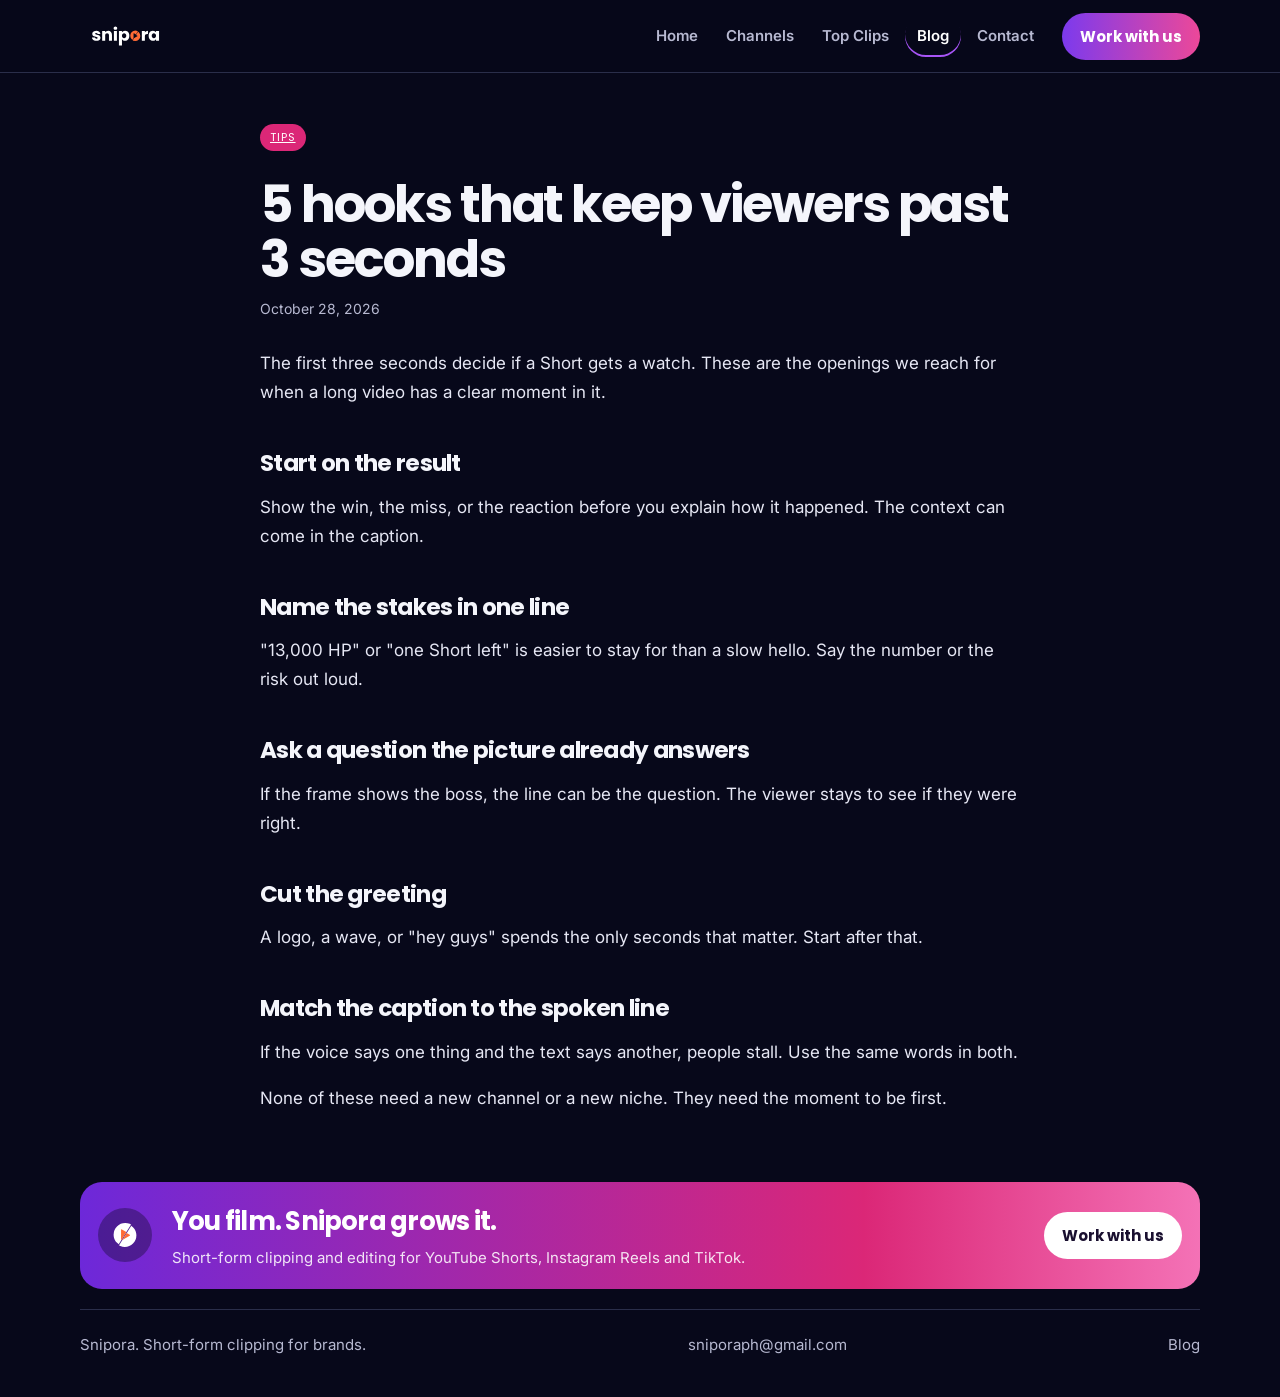
<file: blog/five-hooks-past-3-seconds/index.html>
<!DOCTYPE html>
<html lang="en">
<head>
  <meta charset="utf-8">
  <meta name="viewport" content="width=device-width, initial-scale=1">
  <title>5 hooks that keep viewers past 3 seconds | Snipora Blog</title>
  <meta name="description" content="Five ways to open a Short so the viewer is already inside the moment.">
  <link rel="icon" href="/favicon.svg" type="image/svg+xml">
  <meta name="theme-color" content="#07081a">
  <link rel="preconnect" href="https://fonts.googleapis.com">
  <link rel="preconnect" href="https://fonts.gstatic.com" crossorigin>
  <link href="https://fonts.googleapis.com/css2?family=Inter:wght@400;500;600&family=Poppins:wght@700&display=swap" rel="stylesheet">
  <link rel="stylesheet" href="/blog/blog.css">
</head>
<body>
  <a class="skip" href="#content">Skip to content</a>
  <header class="nav">
    <div class="wrap">
      <a class="brand" href="/">
        <img src="/assets/logo-wordmark-dark.svg" alt="Snipora" width="1600" height="600">
      </a>
      <nav class="links" aria-label="Page">
        <a href="/">Home</a>
        <a href="/#channels">Channels</a>
        <a href="/#work">Top Clips</a>
        <a href="/blog/" aria-current="page">Blog</a>
        <a href="/#contact">Contact</a>
      </nav>
      <a class="btn work" href="/#contact">Work with us</a>
    </div>
  </header>
  <main id="content">

    <article class="article">
      <a class="tag tag-tips" href="/blog/">Tips</a>
      <h1>5 hooks that keep viewers past 3 seconds</h1>
      <p class="date">October 28, 2026</p>
      
      <div class="prose">
<p>The first three seconds decide if a Short gets a watch. These are the openings we reach for when a long video has a clear moment in it.</p>
<h2>Start on the result</h2>
<p>Show the win, the miss, or the reaction before you explain how it happened. The context can come in the caption.</p>
<h2>Name the stakes in one line</h2>
<p>&quot;13,000 HP&quot; or &quot;one Short left&quot; is easier to stay for than a slow hello. Say the number or the risk out loud.</p>
<h2>Ask a question the picture already answers</h2>
<p>If the frame shows the boss, the line can be the question. The viewer stays to see if they were right.</p>
<h2>Cut the greeting</h2>
<p>A logo, a wave, or &quot;hey guys&quot; spends the only seconds that matter. Start after that.</p>
<h2>Match the caption to the spoken line</h2>
<p>If the voice says one thing and the text says another, people stall. Use the same words in both.</p>
<p>None of these need a new channel or a new niche. They need the moment to be first.</p>
      </div>
    </article>

    <section class="wrap">
      <div class="blog-cta">
        <img src="/assets/icon.svg" alt="">
        <div class="copy">
          <strong>You film. Snipora grows it.</strong>
          <p>Short-form clipping and editing for YouTube Shorts, Instagram Reels and TikTok.</p>
        </div>
        <a class="btn" href="/#contact">Work with us</a>
      </div>
    </section>


  </main>
  <footer>
    <div class="wrap">
      <span>Snipora. Short-form clipping for brands.</span>
      <a href="mailto:sniporaph@gmail.com">sniporaph@gmail.com</a>
      <a href="/blog/">Blog</a>
    </div>
  </footer>
</body>
</html>
</file>
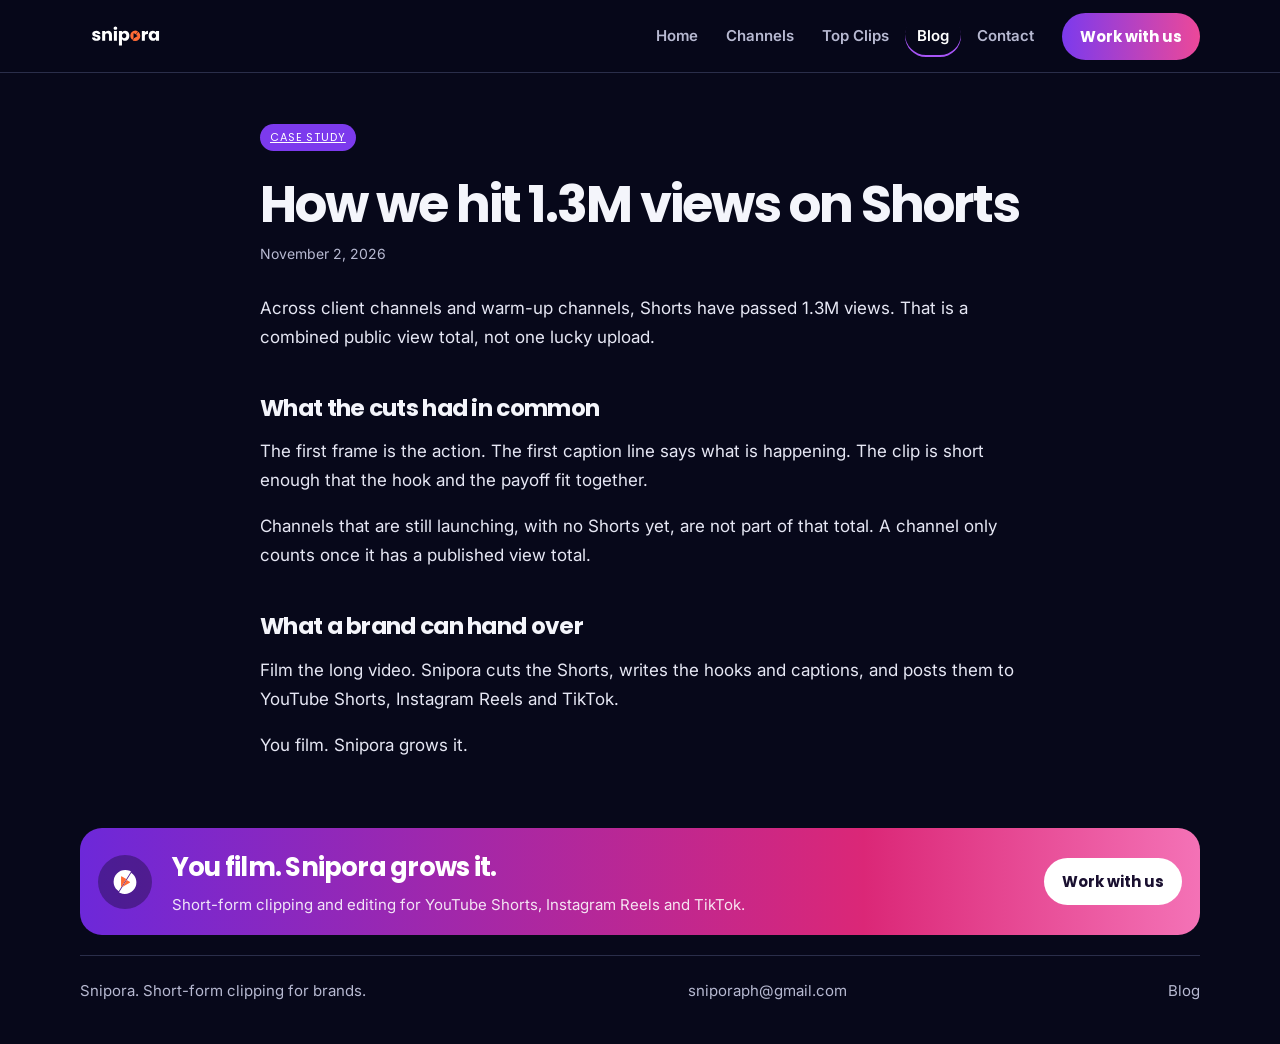
<file: blog/how-we-hit-1-3m-views/index.html>
<!DOCTYPE html>
<html lang="en">
<head>
  <meta charset="utf-8">
  <meta name="viewport" content="width=device-width, initial-scale=1">
  <title>How we hit 1.3M views on Shorts | Snipora Blog</title>
  <meta name="description" content="The hook, captions, and posting rhythm behind 1.3M+ Shorts views across client and warm-up channels.">
  <link rel="icon" href="/favicon.svg" type="image/svg+xml">
  <meta name="theme-color" content="#07081a">
  <link rel="preconnect" href="https://fonts.googleapis.com">
  <link rel="preconnect" href="https://fonts.gstatic.com" crossorigin>
  <link href="https://fonts.googleapis.com/css2?family=Inter:wght@400;500;600&family=Poppins:wght@700&display=swap" rel="stylesheet">
  <link rel="stylesheet" href="/blog/blog.css">
</head>
<body>
  <a class="skip" href="#content">Skip to content</a>
  <header class="nav">
    <div class="wrap">
      <a class="brand" href="/">
        <img src="/assets/logo-wordmark-dark.svg" alt="Snipora" width="1600" height="600">
      </a>
      <nav class="links" aria-label="Page">
        <a href="/">Home</a>
        <a href="/#channels">Channels</a>
        <a href="/#work">Top Clips</a>
        <a href="/blog/" aria-current="page">Blog</a>
        <a href="/#contact">Contact</a>
      </nav>
      <a class="btn work" href="/#contact">Work with us</a>
    </div>
  </header>
  <main id="content">

    <article class="article">
      <a class="tag tag-case-study" href="/blog/">Case study</a>
      <h1>How we hit 1.3M views on Shorts</h1>
      <p class="date">November 2, 2026</p>
      
      <div class="prose">
<p>Across client channels and warm-up channels, Shorts have passed 1.3M views. That is a combined public view total, not one lucky upload.</p>
<h2>What the cuts had in common</h2>
<p>The first frame is the action. The first caption line says what is happening. The clip is short enough that the hook and the payoff fit together.</p>
<p>Channels that are still launching, with no Shorts yet, are not part of that total. A channel only counts once it has a published view total.</p>
<h2>What a brand can hand over</h2>
<p>Film the long video. Snipora cuts the Shorts, writes the hooks and captions, and posts them to YouTube Shorts, Instagram Reels and TikTok.</p>
<p>You film. Snipora grows it.</p>
      </div>
    </article>

    <section class="wrap">
      <div class="blog-cta">
        <img src="/assets/icon.svg" alt="">
        <div class="copy">
          <strong>You film. Snipora grows it.</strong>
          <p>Short-form clipping and editing for YouTube Shorts, Instagram Reels and TikTok.</p>
        </div>
        <a class="btn" href="/#contact">Work with us</a>
      </div>
    </section>


  </main>
  <footer>
    <div class="wrap">
      <span>Snipora. Short-form clipping for brands.</span>
      <a href="mailto:sniporaph@gmail.com">sniporaph@gmail.com</a>
      <a href="/blog/">Blog</a>
    </div>
  </footer>
</body>
</html>
</file>
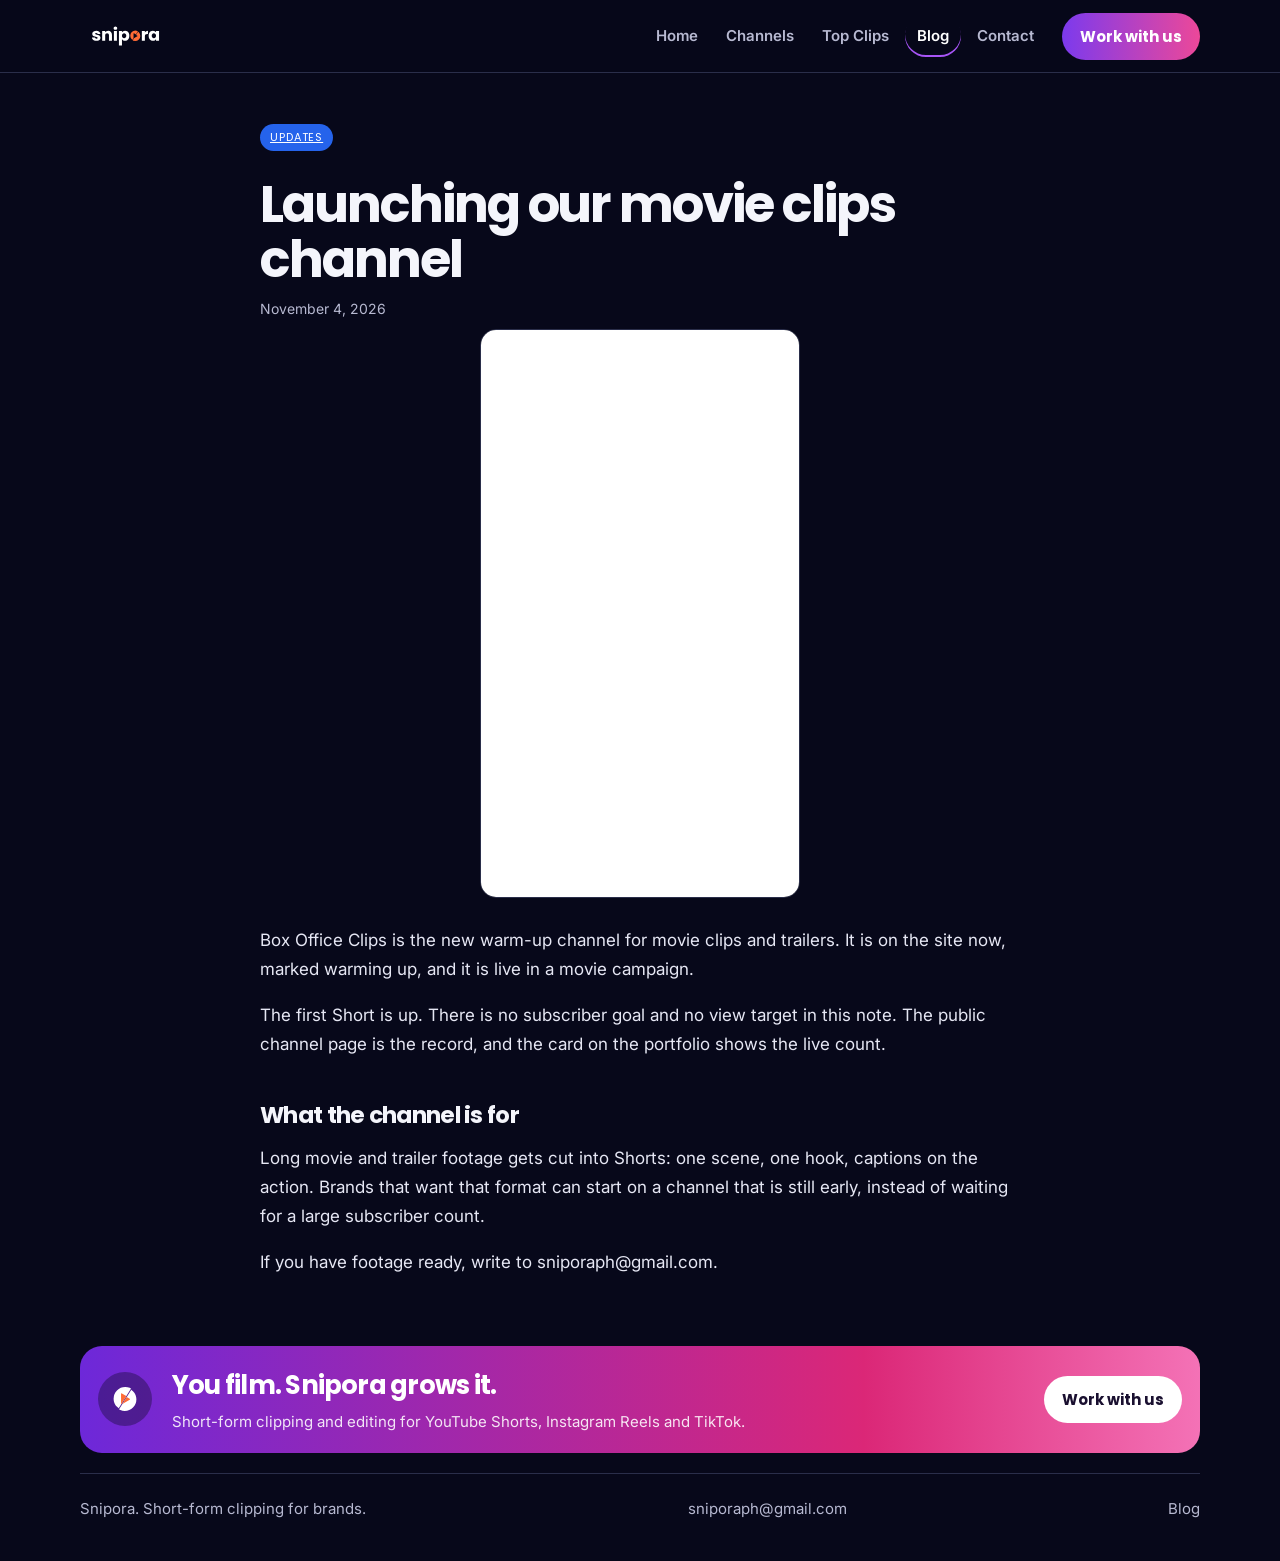
<file: blog/launching-movie-clips-channel/index.html>
<!DOCTYPE html>
<html lang="en">
<head>
  <meta charset="utf-8">
  <meta name="viewport" content="width=device-width, initial-scale=1">
  <title>Launching our movie clips channel | Snipora Blog</title>
  <meta name="description" content="Box Office Clips is live for movie clips and trailers. It is warming up, and it is in a movie campaign.">
  <link rel="icon" href="/favicon.svg" type="image/svg+xml">
  <meta name="theme-color" content="#07081a">
  <link rel="preconnect" href="https://fonts.googleapis.com">
  <link rel="preconnect" href="https://fonts.gstatic.com" crossorigin>
  <link href="https://fonts.googleapis.com/css2?family=Inter:wght@400;500;600&family=Poppins:wght@700&display=swap" rel="stylesheet">
  <link rel="stylesheet" href="/blog/blog.css">
</head>
<body>
  <a class="skip" href="#content">Skip to content</a>
  <header class="nav">
    <div class="wrap">
      <a class="brand" href="/">
        <img src="/assets/logo-wordmark-dark.svg" alt="Snipora" width="1600" height="600">
      </a>
      <nav class="links" aria-label="Page">
        <a href="/">Home</a>
        <a href="/#channels">Channels</a>
        <a href="/#work">Top Clips</a>
        <a href="/blog/" aria-current="page">Blog</a>
        <a href="/#contact">Contact</a>
      </nav>
      <a class="btn work" href="/#contact">Work with us</a>
    </div>
  </header>
  <main id="content">

    <article class="article">
      <a class="tag tag-updates" href="/blog/">Updates</a>
      <h1>Launching our movie clips channel</h1>
      <p class="date">November 4, 2026</p>
      
        <div class="short-frame">
          <iframe src="https://www.youtube.com/embed/dq_2V-rOWfg" title="Launching our movie clips channel" loading="lazy" allow="accelerometer; autoplay; clipboard-write; encrypted-media; gyroscope; picture-in-picture; web-share" allowfullscreen></iframe>
        </div>
      <div class="prose">
<p>Box Office Clips is the new warm-up channel for movie clips and trailers. It is on the site now, marked warming up, and it is live in a movie campaign.</p>
<p>The first Short is up. There is no subscriber goal and no view target in this note. The public channel page is the record, and the card on the portfolio shows the live count.</p>
<h2>What the channel is for</h2>
<p>Long movie and trailer footage gets cut into Shorts: one scene, one hook, captions on the action. Brands that want that format can start on a channel that is still early, instead of waiting for a large subscriber count.</p>
<p>If you have footage ready, write to sniporaph@gmail.com.</p>
      </div>
    </article>

    <section class="wrap">
      <div class="blog-cta">
        <img src="/assets/icon.svg" alt="">
        <div class="copy">
          <strong>You film. Snipora grows it.</strong>
          <p>Short-form clipping and editing for YouTube Shorts, Instagram Reels and TikTok.</p>
        </div>
        <a class="btn" href="/#contact">Work with us</a>
      </div>
    </section>


  </main>
  <footer>
    <div class="wrap">
      <span>Snipora. Short-form clipping for brands.</span>
      <a href="mailto:sniporaph@gmail.com">sniporaph@gmail.com</a>
      <a href="/blog/">Blog</a>
    </div>
  </footer>
</body>
</html>
</file>
<file: styles.css>
:root {
  --bg: #121212;
  --deep: #050505;
  --surface: #111111;
  --text: #ffffff;
  --muted: #999999;
  --accent: #ff6b35;
  --line: rgba(255, 255, 255, 0.1);
  --display: Poppins, "Arial Black", sans-serif;
  --font: Inter, system-ui, sans-serif;
  color-scheme: dark;
}

* { box-sizing: border-box; }

html { scroll-behavior: smooth; }

html, body {
  overflow-x: hidden;
  max-width: 100%;
}

body {
  margin: 0;
  background: var(--bg);
  color: var(--text);
  font: 300 17px/1.65 var(--font);
  -webkit-font-smoothing: antialiased;
}

img { max-width: 100%; height: auto; display: block; }

a {
  color: inherit;
  transition: color 0.2s, opacity 0.2s, border-color 0.2s, background-color 0.2s;
}

:focus-visible {
  outline: 2px solid var(--accent);
  outline-offset: 3px;
}

::selection { background: var(--accent); color: var(--deep); }

.wrap {
  width: min(90rem, calc(100% - 2rem));
  margin-inline: auto;
}

.sr-only {
  position: absolute;
  width: 1px;
  height: 1px;
  padding: 0;
  margin: -1px;
  overflow: hidden;
  clip: rect(0, 0, 0, 0);
  white-space: nowrap;
  border: 0;
}

.skip {
  position: absolute;
  left: 1rem;
  top: -4rem;
  z-index: 80;
  background: var(--accent);
  color: var(--deep);
  font-family: var(--display);
  font-weight: 700;
  padding: 0.5rem 0.8rem;
}

.skip:focus { top: 0.6rem; }

.nav {
  position: fixed;
  top: 0;
  left: 0;
  right: 0;
  z-index: 50;
  display: grid;
  grid-template-columns: auto 1fr auto;
  align-items: center;
  gap: 0.75rem 1rem;
  padding: 0.85rem 1.25rem;
  color: #fff;
  background: rgba(18, 18, 18, 0.94);
  backdrop-filter: blur(16px);
  -webkit-backdrop-filter: blur(16px);
  border-bottom: 1px solid rgba(255, 255, 255, 0.08);
}

.brand {
  display: inline-flex;
  align-items: center;
  gap: 0.55rem;
  justify-self: start;
  text-decoration: none;
  color: inherit;
}

.brand img { height: 32px; width: auto; }

.pulse {
  position: relative;
  flex: none;
  width: 8px;
  height: 8px;
  border-radius: 50%;
  background: #ef4444;
  animation: pulse 1.6s ease-in-out infinite;
}

.pulse::before {
  content: "";
  position: absolute;
  inset: -7px;
  border-radius: inherit;
  background: radial-gradient(circle, rgba(239, 68, 68, 0.75), transparent 68%);
}

@keyframes pulse {
  0%, 100% { transform: scale(1); opacity: 1; }
  50% { transform: scale(1.35); opacity: 0.55; }
}

.links {
  display: flex;
  justify-content: center;
  align-items: center;
  gap: 1.15rem;
}

.links a:not(.btn) {
  color: inherit;
  text-decoration: none;
  font-family: var(--display);
  font-weight: 700;
  font-size: 0.72rem;
  letter-spacing: 0.14em;
  text-transform: uppercase;
  transition: opacity 0.2s;
}

.links a:not(.btn):hover { opacity: 0.62; }

.nav-toggle {
  display: none;
  width: 44px;
  height: 44px;
  align-items: center;
  justify-content: center;
  justify-self: end;
  border: 1px solid var(--line);
  border-radius: 999px;
  background: transparent;
  color: inherit;
  cursor: pointer;
  position: relative;
  z-index: 70;
}

.burger,
.burger::before,
.burger::after {
  display: block;
  width: 16px;
  height: 2px;
  background: currentColor;
  position: relative;
}

.burger::before,
.burger::after {
  content: "";
  position: absolute;
  left: 0;
}

.burger::before { top: -5px; }
.burger::after { top: 5px; }

.nav.is-open .burger { background: transparent; }
.nav.is-open .burger::before { top: 0; transform: rotate(45deg); }
.nav.is-open .burger::after { top: 0; transform: rotate(-45deg); }

.menu-cta { display: none; }

.btn {
  display: inline-flex;
  align-items: center;
  justify-content: center;
  min-height: 46px;
  padding: 0.75rem 1.25rem;
  border-radius: 999px;
  border: 1px solid var(--line);
  background: transparent;
  color: var(--text);
  font-family: var(--display);
  font-weight: 700;
  font-size: 0.78rem;
  letter-spacing: 0.08em;
  text-transform: uppercase;
  text-decoration: none;
  cursor: pointer;
  transition: transform 0.2s, background-color 0.2s, border-color 0.2s, color 0.2s;
}

.btn:hover { transform: scale(1.02); }

.btn.primary {
  background: var(--accent);
  border-color: var(--accent);
  color: var(--deep);
}

.nav-cta {
  justify-self: end;
  min-height: 42px;
  padding: 0.6rem 0.95rem;
  font-size: 0.68rem;
  white-space: nowrap;
}

.hero {
  --nav-clearance: 6.25rem;
  position: relative;
  perspective: 2000px;
  padding: var(--nav-clearance) 0 3.25rem;
  background: var(--deep);
  overflow: clip;
}

.hero-bg-clip {
  position: absolute;
  top: 0;
  left: 0;
  right: 0;
  height: min(68vh, 46rem);
  overflow: hidden;
  display: grid;
  place-items: center;
  pointer-events: none;
  z-index: 0;
}

.hero-bg {
  margin: 0;
  font-family: var(--display);
  font-weight: 900;
  font-size: 24vw;
  line-height: 0.8;
  letter-spacing: -0.08em;
  text-transform: uppercase;
  color: transparent;
  -webkit-text-stroke: 1px rgba(255, 255, 255, 0.16);
  white-space: nowrap;
}

.hero-layout {
  position: relative;
  z-index: 1;
  display: grid;
  align-items: start;
  gap: 0.5rem;
}

.hero-stage {
  --cube: 42vw;
  /* Measured projection of a spinning face is about 0.24 of the face size. */
  --cube-overhang: calc(var(--cube) * 0.26);
  position: relative;
  z-index: 1;
  display: grid;
  place-items: center;
  min-width: 0;
  min-height: 0;
  padding: var(--cube-overhang) calc(var(--cube) * 0.24);
  order: 2;
}

.hero-stage::before {
  content: "";
  position: absolute;
  width: calc(var(--cube) * 1.85);
  height: calc(var(--cube) * 1.85);
  border-radius: 50%;
  background: radial-gradient(circle, rgba(255, 107, 53, 0.24), transparent 68%);
  pointer-events: none;
}

.cube-scene {
  width: var(--cube);
  height: var(--cube);
  perspective: 2000px;
  transform-style: preserve-3d;
  position: relative;
  z-index: 1;
}

.cube-tilt {
  width: 100%;
  height: 100%;
  transform-style: preserve-3d;
  transform: rotateX(-8deg) rotateY(14deg);
}

.cube {
  width: 100%;
  height: 100%;
  position: relative;
  transform-style: preserve-3d;
  animation: cube-spin 18s linear infinite;
}

.cube-face {
  position: absolute;
  inset: 0;
  margin: 0;
  overflow: hidden;
  background: #111111;
  border: 1px solid rgba(255, 107, 53, 0.78);
  box-shadow: inset 0 0 28px rgba(255, 107, 53, 0.22);
  transform-style: preserve-3d;
  backface-visibility: hidden;
}

.cube-face:nth-child(1) { transform: rotateX(0deg) translateZ(calc(var(--cube) / 2)); }
.cube-face:nth-child(2) { transform: rotateX(-90deg) translateZ(calc(var(--cube) / 2)); }
.cube-face:nth-child(3) { transform: rotateX(-180deg) translateZ(calc(var(--cube) / 2)); }
.cube-face:nth-child(4) { transform: rotateX(90deg) translateZ(calc(var(--cube) / 2)); }

.cube-face img {
  position: absolute;
  left: 50%;
  top: 42%;
  width: 46%;
  height: auto;
  max-height: 46%;
  object-fit: contain;
  transform: translate(-50%, -50%);
}

.cube-face figcaption {
  position: absolute;
  left: 0;
  right: 0;
  bottom: 0;
  margin: 0;
  padding: 0.9rem 0.35rem 0.65rem;
  background: linear-gradient(transparent, rgba(17, 17, 17, 0.96));
  color: var(--text);
  font-family: var(--display);
  font-weight: 700;
  font-size: 0.62rem;
  line-height: 1.25;
  letter-spacing: 0.2em;
  text-transform: uppercase;
  text-align: center;
}

@keyframes cube-spin {
  from { transform: rotateX(0deg); }
  to { transform: rotateX(-360deg); }
}

.hero-copy {
  position: relative;
  z-index: 2;
  min-width: 0;
  text-align: center;
  order: 1;
}

.hero h1 { margin: 0; }

.hero h1 img {
  width: min(100%, 11rem);
  margin-inline: auto;
}

.brand-promise {
  margin: 0.75rem 0 0;
  color: var(--text);
  font-family: var(--display);
  font-weight: 700;
  font-size: clamp(1.02rem, 2.2vw, 1.25rem);
}

.tagline {
  margin: 0.4rem auto 0;
  max-width: 14ch;
  font-family: var(--display);
  font-weight: 800;
  font-size: clamp(2rem, 7.4vw, 2.7rem);
  line-height: 0.92;
  letter-spacing: -0.045em;
  text-transform: uppercase;
}

.tagline span { color: var(--accent); }

.lede, .hero-support {
  margin: 0.75rem auto 0;
  max-width: 38rem;
  color: var(--muted);
}

.hero-support { margin-top: 0.4rem; color: var(--text); font-weight: 400; }

.cta {
  display: flex;
  flex-wrap: wrap;
  justify-content: center;
  gap: 0.75rem;
  margin-top: 1rem;
}

.hero-stat {
  width: min(100%, 36rem);
  margin: 0.9rem auto 0;
  padding: 0.85rem 1rem;
  text-align: center;
  background: rgba(17, 17, 17, 0.55);
  backdrop-filter: blur(8px);
  -webkit-backdrop-filter: blur(8px);
  border: 1px solid var(--line);
}

.hero-stat-value {
  margin: 0;
  color: var(--accent);
  font-family: var(--display);
  font-weight: 900;
  font-size: clamp(2.35rem, 6vw, 3.15rem);
  line-height: 0.86;
  letter-spacing: -0.05em;
}

.hero-stat-label {
  margin: 0.45rem 0 0;
  font-family: var(--display);
  font-weight: 700;
  letter-spacing: 0.04em;
  text-transform: uppercase;
}

.hero-stat-exact {
  margin: 0.55rem auto 0;
  max-width: 42rem;
  color: var(--muted);
  font-size: 0.92rem;
}

section { padding: 6.25rem 0; scroll-margin-top: 5rem; }

.band { background: var(--surface); }

.head { margin-bottom: 2.4rem; }

.head h2,
.closing h2 {
  margin: 0 0 0.75rem;
  font-family: var(--display);
  font-weight: 900;
  font-size: clamp(2.7rem, 10vw, 9.25rem);
  line-height: 0.84;
  letter-spacing: -0.055em;
  text-transform: uppercase;
  overflow-wrap: break-word;
  text-wrap: balance;
}

.head p { margin: 0; max-width: 40rem; color: var(--muted); }

.eyebrow,
.clip-niche {
  margin: 0 0 0.85rem;
  color: var(--accent);
  font-family: var(--display);
  font-weight: 700;
  font-size: 0.75rem;
  letter-spacing: 0.16em;
  text-transform: uppercase;
}

.filter-chips {
  display: flex;
  gap: 0.6rem;
  max-width: 100%;
  overflow-x: auto;
  padding-bottom: 0.35rem;
}

.filter-chip {
  flex: 0 0 auto;
  min-height: 42px;
  padding: 0.55rem 1rem;
  border: 1px solid var(--line);
  border-radius: 999px;
  background: rgba(17, 17, 17, 0.55);
  backdrop-filter: blur(8px);
  -webkit-backdrop-filter: blur(8px);
  color: var(--muted);
  font: 700 0.78rem var(--display);
  letter-spacing: 0.08em;
  text-transform: uppercase;
  cursor: pointer;
  transition: transform 0.2s, background-color 0.2s, color 0.2s, border-color 0.2s;
}

.filter-chip:hover { transform: scale(1.02); color: var(--text); border-color: var(--accent); }

.filter-chip[aria-pressed="true"] {
  background: var(--accent);
  border-color: var(--accent);
  color: var(--deep);
}

.filter-status { margin: 0.35rem 0 1rem; color: var(--muted); font-size: 0.92rem; }

.clip-row {
  display: grid;
  grid-template-columns: 1fr;
  gap: 1rem;
  max-width: 90rem;
}

.clip-card {
  position: relative;
  display: flex;
  flex-direction: column;
  justify-content: flex-end;
  aspect-ratio: 4 / 3;
  min-width: 0;
  padding: 0;
  overflow: hidden;
  border: 1px solid var(--line);
  background: rgba(17, 17, 17, 0.55);
  backdrop-filter: blur(8px);
  -webkit-backdrop-filter: blur(8px);
  color: var(--text);
  text-align: left;
  cursor: pointer;
  transition: transform 0.2s, border-color 0.2s;
}

.clip-card.is-feature { aspect-ratio: 16 / 9; }

.clip-card:hover { transform: scale(1.02); border-color: rgba(255, 107, 53, 0.85); }

.clip-card img {
  position: absolute;
  inset: 0;
  width: 100%;
  height: 100%;
  object-fit: cover;
  filter: grayscale(1);
  transition: filter 0.45s ease;
}

.clip-card:hover img,
.clip-card:focus-visible img { filter: grayscale(0); }

.traffic {
  position: absolute;
  z-index: 2;
  top: 0.9rem;
  left: 1rem;
  display: flex;
  gap: 0.4rem;
}

.traffic i {
  display: block;
  width: 11px;
  height: 11px;
  border-radius: 50%;
}

.traffic i:nth-child(1) { background: #ff5f57; }
.traffic i:nth-child(2) { background: #febc2e; }
.traffic i:nth-child(3) { background: #28c840; }

.clip-body {
  position: relative;
  z-index: 1;
  display: flex;
  flex-direction: column;
  min-height: 42%;
  padding: 2.6rem 1.1rem 1.1rem;
  background: linear-gradient(transparent, rgba(5, 5, 5, 0.92) 46%);
}

.clip-views {
  margin: 0;
  color: var(--accent);
  font-family: var(--display);
  font-weight: 800;
  font-size: clamp(1.8rem, 3vw, 2.7rem);
  line-height: 0.9;
  letter-spacing: -0.04em;
}

.clip-views-label {
  margin-left: 0.4rem;
  color: var(--muted);
  font: 400 0.85rem var(--font);
  letter-spacing: 0;
  text-transform: lowercase;
}

.clip-title {
  margin: 0.7rem 0 0;
  font-family: var(--display);
  font-weight: 700;
  font-size: 1.05rem;
  line-height: 1.25;
  letter-spacing: -0.02em;
  display: -webkit-box;
  -webkit-line-clamp: 2;
  -webkit-box-orient: vertical;
  overflow: hidden;
}

.clip-channel { margin: 0.7rem 0 0; color: var(--muted); font-size: 0.92rem; }

.channel-grid,
.fresh-grid,
.service-grid,
.campaign-grid,
.blog-links {
  display: grid;
  gap: 1rem;
}

.channel-grid,
.fresh-grid,
.channel-card,
.fresh-card,
.shorts-shelf-wrap,
.shorts-shelf,
.shelf-card { min-width: 0; }

.channel-card,
.fresh-card,
.campaign-card,
.blog-links a,
.dialog-stat,
.feature-short,
.name-list li {
  background: rgba(17, 17, 17, 0.55);
  backdrop-filter: blur(8px);
  -webkit-backdrop-filter: blur(8px);
  border: 1px solid var(--line);
}

.channel-card,
.fresh-card {
  position: relative;
  padding: 1.4rem;
}

#channels .channel-card { background: rgba(5, 5, 5, 0.5); }

.card-kicker { display: flex; gap: 0.4rem; }

.badge,
.status {
  display: inline-flex;
  margin: 0;
  border-radius: 999px;
  font-family: var(--display);
  font-weight: 700;
  font-size: 0.68rem;
  letter-spacing: 0.12em;
  text-transform: uppercase;
  padding: 0.4rem 0.65rem;
}

.badge {
  border: 1px solid var(--accent);
  color: var(--text);
  background: transparent;
}

.status {
  background: var(--accent);
  color: var(--deep);
}

.channel-card h3,
.fresh-card h3,
.campaign-card h3,
.quality-note h3,
.subhead,
.service-grid h3 {
  font-family: var(--display);
  font-weight: 700;
  letter-spacing: -0.03em;
  line-height: 1.15;
}

.channel-card h3,
.fresh-card h3 {
  margin: 0.8rem 0 0.35rem;
  font-size: clamp(1.35rem, 2vw, 1.85rem);
}

.niche,
.fresh-line,
.subtle-count,
.service-grid p,
.result-label,
.campaign-card > p:last-child,
.quality-note p {
  margin: 0;
  color: var(--muted);
  font-size: 0.98rem;
  line-height: 1.55;
}

.fresh-line { margin-top: 0.65rem; color: var(--text); }
.subtle-count { margin-top: 0.75rem; }
.fresh-card .badge { margin-top: 0.75rem; }

.stat-row {
  display: grid;
  grid-template-columns: repeat(3, minmax(0, 1fr));
  gap: 0.75rem;
  margin-top: 1.2rem;
}

.stat-value,
.result-num,
.short-views,
.dialog-stat strong,
.post-views {
  font-family: var(--display);
  font-weight: 700;
  letter-spacing: -0.04em;
}

.stat-value {
  margin: 0;
  font-size: clamp(1.35rem, 2vw, 1.9rem);
  line-height: 1;
}

.stat-label {
  margin: 0.4rem 0 0;
  color: var(--muted);
  font-size: 0.68rem;
  font-weight: 400;
  letter-spacing: 0.1em;
  text-transform: uppercase;
}

.shorts-shelf-wrap {
  position: relative;
  z-index: 2;
  margin-top: 1.2rem;
  max-width: 100%;
}

.shorts-label {
  margin: 0 0 0.7rem;
  color: var(--muted);
  font-family: var(--display);
  font-size: 0.68rem;
  font-weight: 700;
  letter-spacing: 0.16em;
  text-transform: uppercase;
}

.shorts-shelf {
  display: grid;
  grid-template-columns: repeat(6, minmax(0, 1fr));
  gap: 0.75rem 0.6rem;
}

.shelf-card {
  display: flex;
  flex-direction: column;
  min-width: 0;
  color: inherit;
  text-decoration: none;
}

.shelf-thumb {
  display: block;
  aspect-ratio: 9 / 16;
  overflow: hidden;
  background: #000;
  border: 1px solid var(--line);
}

.shelf-thumb img {
  width: 100%;
  height: 100%;
  object-fit: cover;
  filter: grayscale(1);
  transition: filter 0.45s ease;
}

.shelf-card:hover img,
.shelf-card:focus-visible img { filter: grayscale(0); }

.shelf-title {
  display: -webkit-box;
  -webkit-line-clamp: 2;
  -webkit-box-orient: vertical;
  overflow: hidden;
  margin-top: 0.45rem;
  font-size: 0.82rem;
  font-weight: 400;
  line-height: 1.3;
  min-height: 2.6em;
}

.shelf-views { margin-top: 0.15rem; color: var(--muted); font-size: 0.78rem; }
.shelf-card:hover .shelf-title { color: var(--accent); }

.feature-short { padding: 1rem; }
.feature-short .short-views { margin: 0; font-size: 2rem; line-height: 1; color: var(--accent); }
.feature-short p:last-of-type { margin: 0.55rem 0 0; font-family: var(--display); font-weight: 700; line-height: 1.3; }

.short-list {
  list-style: none;
  margin: 0.8rem 0 0;
  padding: 0;
  display: grid;
  gap: 0.8rem;
}

.short-list li {
  display: grid;
  grid-template-columns: 1fr auto;
  gap: 0.2rem 0.75rem;
  align-items: end;
}

.short-title { margin: 0; font-weight: 400; }
.short-views { margin: 0; font-size: 1rem; }

.bar {
  grid-column: 1 / -1;
  height: 6px;
  border-radius: 99px;
  background: rgba(255, 255, 255, 0.08);
  overflow: hidden;
}

.feature-short .bar { margin-top: 0.8rem; }

.bar span {
  display: block;
  height: 100%;
  width: 0;
  background: var(--accent);
}

.view-all {
  margin: 0.9rem 0 0;
  color: var(--accent);
  font-family: var(--display);
  font-weight: 700;
  letter-spacing: 0.08em;
  text-transform: uppercase;
  font-size: 0.78rem;
}

.card-hit {
  position: absolute;
  inset: 0;
  z-index: 1;
  border: 0;
  padding: 0;
  background: transparent;
  cursor: pointer;
}

.card-hit span {
  position: absolute;
  width: 1px;
  height: 1px;
  padding: 0;
  margin: -1px;
  overflow: hidden;
  clip: rect(0, 0, 0, 0);
  white-space: nowrap;
  border: 0;
}

.launch {
  position: relative;
  z-index: 2;
  display: inline-flex;
  margin-top: 1rem;
  padding: 0.75rem 1rem;
  border-radius: 999px;
  background: var(--accent);
  color: var(--deep);
  font-family: var(--display);
  font-weight: 700;
  letter-spacing: 0.06em;
  text-transform: uppercase;
  text-decoration: none;
  font-size: 0.75rem;
  transition: transform 0.2s, background-color 0.2s;
}

.launch:hover { transform: scale(1.02); }

#services {
  background:
    radial-gradient(ellipse 70% 58% at 50% 42%, rgba(255, 107, 53, 0.28), transparent 70%),
    var(--deep);
}

.service-panel {
  background: rgba(17, 17, 17, 0.62);
  backdrop-filter: blur(8px);
  -webkit-backdrop-filter: blur(8px);
  border: 1px solid var(--line);
  padding: clamp(0.8rem, 2vw, 1.25rem);
}

.service-grid { list-style: none; margin: 0; padding: 0; }

.service-grid li {
  padding: 1.2rem;
  border: 1px solid var(--line);
  background: rgba(5, 5, 5, 0.35);
}

.step {
  display: block;
  color: var(--accent);
  font-family: var(--display);
  font-weight: 800;
  font-size: 2rem;
  line-height: 1;
  letter-spacing: -0.04em;
}

.service-grid h3 {
  margin: 0.85rem 0 0.4rem;
  font-size: 1.05rem;
  text-transform: uppercase;
}

.campaign-highlight {
  display: grid;
  grid-template-columns: auto 1fr;
  gap: 0.35rem 1.5rem;
  align-items: center;
  padding: 1.5rem;
  background: rgba(17, 17, 17, 0.62);
  backdrop-filter: blur(8px);
  -webkit-backdrop-filter: blur(8px);
  border: 1px solid var(--accent);
}

.campaign-highlight .result-num {
  grid-row: 1 / 3;
  margin: 0;
  color: var(--accent);
  font-size: clamp(4.2rem, 10vw, 7rem);
  line-height: 0.8;
}

.campaign-highlight .result-label {
  margin: 0;
  color: var(--text);
  font-family: var(--display);
  font-weight: 700;
  font-size: clamp(1.15rem, 2vw, 1.6rem);
}

.result-detail { margin: 0; color: var(--muted); }

.campaign-card { padding: 1.4rem; }
.campaign-card h3,
.quality-note h3 { margin: 0.9rem 0 0.4rem; font-size: 1.35rem; text-transform: uppercase; }
.quality-note { margin-top: 1.4rem; padding-left: 1.1rem; border-left: 3px solid var(--accent); }
.quality-note h3 { margin-top: 0; }
.subhead { margin: 2.2rem 0 0; font-size: 1.2rem; text-transform: uppercase; }

.name-list {
  list-style: none;
  display: flex;
  flex-wrap: wrap;
  gap: 0.6rem;
  margin: 1rem 0 0;
  padding: 0;
}

.name-list li {
  padding: 0.6rem 0.85rem;
  border-radius: 999px;
  font-weight: 400;
}

.blog-links a {
  display: flex;
  flex-direction: column;
  gap: 0.75rem;
  min-height: 100%;
  padding: 1.3rem;
  text-decoration: none;
}

.blog-links a:hover { border-color: var(--accent); }

.blog-links span {
  color: var(--accent);
  font-family: var(--display);
  font-weight: 700;
  font-size: 0.7rem;
  letter-spacing: 0.14em;
  text-transform: uppercase;
}

.blog-links strong {
  font-family: var(--display);
  font-weight: 700;
  font-size: clamp(1.2rem, 2vw, 1.55rem);
  letter-spacing: -0.03em;
  line-height: 1.12;
  text-transform: uppercase;
}

.closing {
  text-align: center;
  background:
    radial-gradient(ellipse 58% 70% at 50% 38%, rgba(255, 107, 53, 0.3), transparent 68%),
    var(--deep);
}

.closing .box {
  max-width: 56rem;
  margin: 0 auto;
  padding: clamp(2rem, 5vw, 4.2rem) clamp(1rem, 3vw, 2.4rem);
  background: rgba(17, 17, 17, 0.66);
  backdrop-filter: blur(8px);
  -webkit-backdrop-filter: blur(8px);
  border: 1px solid var(--line);
}

.closing-mark {
  width: 4.25rem;
  height: auto;
  margin: 0 auto 1rem;
}

.closing h2 {
  max-width: 14ch;
  margin-inline: auto;
  font-size: clamp(2.35rem, 6.4vw, 5.6rem);
}
.closing p { color: var(--muted); max-width: 40rem; margin: 0 auto 1.4rem; }
.closing .eyebrow { margin-bottom: 0.8rem; }
.closing-cta { margin: 0 auto 1.6rem; }

.contact-rows {
  display: grid;
  gap: 0.65rem;
  max-width: 36rem;
  margin: 1.4rem auto 0;
  text-align: left;
}

.contact-rows a {
  display: flex;
  flex-wrap: wrap;
  gap: 0.4rem 1rem;
  align-items: baseline;
  justify-content: space-between;
  text-decoration: none;
  padding: 0.95rem 1rem;
  background: rgba(5, 5, 5, 0.45);
  border: 1px solid var(--line);
}

.contact-rows a:hover { border-color: var(--accent); }

.contact-rows span {
  color: var(--accent);
  font-family: var(--display);
  font-weight: 700;
  font-size: 0.75rem;
  letter-spacing: 0.12em;
  text-transform: uppercase;
}

.contact-rows strong {
  font-family: var(--display);
  font-weight: 700;
  font-size: clamp(1rem, 2vw, 1.25rem);
  letter-spacing: -0.03em;
}

footer {
  background: var(--deep);
  overflow: hidden;
  padding-top: 4rem;
  color: var(--muted);
}

.footer-meta {
  display: grid;
  gap: 1.4rem;
  align-items: end;
}

.footer-copy img { width: min(100%, 18rem); }
.footer-copy p { margin: 0.85rem 0; }

.footer-links {
  display: flex;
  flex-wrap: wrap;
  gap: 0.7rem 1.15rem;
}

.footer-links a { text-decoration: none; }
.footer-links a:hover { color: var(--accent); }

.footer-giant {
  margin: 1.2rem 0 0;
  color: var(--text);
  font-family: var(--display);
  font-weight: 900;
  font-size: clamp(3.6rem, 19.6vw, 17rem);
  line-height: 0.78;
  letter-spacing: -0.07em;
  text-transform: uppercase;
  text-align: center;
  white-space: nowrap;
}

dialog {
  width: min(860px, calc(100% - 1.25rem));
  max-height: calc(100vh - 1.25rem);
  margin: auto;
  padding: 0;
  border: 1px solid var(--line);
  background: rgba(17, 17, 17, 0.94);
  backdrop-filter: blur(8px);
  -webkit-backdrop-filter: blur(8px);
  color: var(--text);
}

dialog::backdrop { background: rgba(5, 5, 5, 0.74); }

.dialog-panel {
  max-height: calc(100vh - 1.25rem);
  overflow: auto;
  padding: 1.2rem 1.2rem 1.6rem;
}

.dialog-close {
  position: sticky;
  top: 0;
  float: right;
  z-index: 1;
  min-height: 40px;
  padding: 0.45rem 0.85rem;
  border: 1px solid var(--line);
  border-radius: 999px;
  background: var(--surface);
  color: var(--text);
  font-family: var(--display);
  font-weight: 700;
  letter-spacing: 0.08em;
  text-transform: uppercase;
  cursor: pointer;
  transition: transform 0.2s, border-color 0.2s;
}

.dialog-close:hover { transform: scale(1.02); border-color: var(--accent); }

.dialog-kicker { display: flex; gap: 0.4rem; align-items: center; clear: both; }

#dialog-title {
  margin: 0.45rem 0 0;
  padding-right: 5.5rem;
  font-family: var(--display);
  font-weight: 800;
  font-size: clamp(1.6rem, 3vw, 2.4rem);
  letter-spacing: -0.04em;
  line-height: 1.05;
  text-transform: uppercase;
}

.dialog-stats {
  display: grid;
  grid-template-columns: repeat(2, minmax(0, 1fr));
  gap: 0.7rem;
  margin: 1rem 0 0.4rem;
}

.dialog-stat { padding: 0.9rem; }
.dialog-stat span {
  display: block;
  color: var(--muted);
  font-size: 0.68rem;
  letter-spacing: 0.1em;
  text-transform: uppercase;
}
.dialog-stat strong { display: block; margin-top: 0.35rem; font-size: 1.25rem; }

.post-list { list-style: none; margin: 0.4rem 0 0; padding: 0; }
.post-list li { padding: 0.85rem 0; border-top: 1px solid var(--line); }

.post-meta {
  display: flex;
  justify-content: space-between;
  gap: 0.75rem;
  align-items: baseline;
}

.post-meta a { font-family: var(--display); font-weight: 700; text-decoration: none; }
.post-meta a:hover { color: var(--accent); }
.post-views { white-space: nowrap; }
.post-sub { margin: 0.25rem 0 0; color: var(--muted); font-size: 0.82rem; }

.noscript {
  width: min(90rem, calc(100% - 2rem));
  margin: 1rem auto 2rem;
}

.js .reveal {
  opacity: 0;
  transform: translateY(16px);
  transition: opacity 0.6s ease, transform 0.6s ease;
}

.js .reveal.is-in { opacity: 1; transform: none; }

body.nav-open { overflow: hidden; }

@media (max-width: 999px) {
  .hero-copy { display: contents; }
  .hero-stage { order: 1; }
  .hero h1 { order: 2; }
  .brand-promise { order: 3; }
  .tagline { order: 4; }
  .lede { order: 5; }
  .hero-support { order: 6; }
  .cta { order: 7; }
  .hero-stat { order: 8; }
}

@media (min-width: 1000px) {
  .hero { --nav-clearance: 6.5rem; }
  .hero-layout {
    grid-template-columns: minmax(0, 1.2fr) minmax(0, 0.8fr);
    gap: 1.5rem 2rem;
    align-items: center;
  }
  .hero-copy { display: block; text-align: left; order: 1; }
  .hero-stage {
    --cube: clamp(11rem, 17vw, 15rem);
    order: 2;
  }
  .hero h1 img { width: min(100%, 10.5rem); margin-inline: 0; }
  .brand-promise,
  .tagline,
  .lede,
  .hero-support { margin-inline: 0; }
  .tagline {
    max-width: 11em;
    font-size: clamp(2.55rem, 3.35vw, 3.7rem);
  }
  .cta { justify-content: flex-start; margin-top: 0.9rem; }
  .hero-stat {
    margin-inline: 0;
    text-align: left;
    padding: 0.75rem 0.95rem;
  }
  .hero-stat-value { font-size: clamp(2.5rem, 3vw, 3.25rem); }
}

@media (min-width: 768px) {
  .nav-toggle { display: none; }
  .menu-cta { display: none; }
}

@media (min-width: 800px) {
  .clip-row { grid-template-columns: 1fr 1fr; }
  .clip-card.is-feature { grid-column: 1 / -1; }
  .blog-links,
  .campaign-grid { grid-template-columns: 1fr 1fr; }
  .fresh-grid { grid-template-columns: 1fr 1fr; }
  .dialog-stats { grid-template-columns: repeat(3, 1fr); }
}

@media (min-width: 1000px) {
  .service-grid { grid-template-columns: repeat(4, 1fr); }
  .blog-links { grid-template-columns: repeat(3, 1fr); }
}

@media (max-width: 800px) {
  .shorts-shelf {
    grid-auto-flow: column;
    grid-auto-columns: minmax(132px, 42%);
    grid-template-columns: none;
    overflow-x: auto;
    padding-bottom: 0.45rem;
  }
  .shelf-card { scroll-snap-align: start; }
  .shorts-shelf { scroll-snap-type: x mandatory; }
  .campaign-highlight { grid-template-columns: 1fr; text-align: center; }
  .campaign-highlight .result-num { grid-row: auto; }
}

@media (max-width: 767px) {
  .nav { padding: 0.7rem 0.85rem; gap: 0.45rem; }
  .brand img { height: 24px; }
  .nav-cta { padding: 0.5rem 0.7rem; font-size: 0.62rem; min-height: 38px; }
  .nav-toggle { display: inline-flex; }
  .links { display: none; }
  .nav.is-open {
    background: var(--deep);
    color: var(--text);
  }
  .nav.is-open .links {
    display: flex;
    position: fixed;
    inset: 0;
    z-index: 60;
    flex-direction: column;
    justify-content: center;
    align-items: center;
    gap: 1.25rem;
    padding: 5.5rem 1.5rem 2rem;
    background: var(--deep);
  }
  .nav.is-open .links a:not(.btn) {
    font-size: 1.15rem;
    letter-spacing: 0.16em;
  }
  .menu-cta { display: inline-flex; margin-top: 0.6rem; }
  section { padding: 4.5rem 0; }
  .hero { --nav-clearance: 5.75rem; }
}

@media (max-width: 520px) {
  .wrap { width: min(90rem, calc(100% - 1.4rem)); }
  .cta .btn { width: 100%; }
  .stat-row { gap: 0.45rem; }
  .post-meta { flex-direction: column; align-items: flex-start; }
  .post-views { white-space: normal; }
  .contact-rows strong { overflow-wrap: anywhere; }
  .closing .box { padding-inline: 1rem; }
}

@media (prefers-reduced-motion: reduce) {
  html { scroll-behavior: auto; }
  .cube,
  .pulse,
  .js .reveal,
  .clip-card,
  .btn,
  .launch,
  .filter-chip,
  .dialog-close {
    animation: none;
    transition: none;
  }
  .js .reveal { opacity: 1; transform: none; }
  .clip-card:hover,
  .btn:hover,
  .launch:hover,
  .filter-chip:hover,
  .dialog-close:hover { transform: none; }
  .clip-card img,
  .shelf-thumb img { transition: none; }
}

/* Roblox channels */
.roblox-grid {
  display: grid;
  gap: 1rem;
  min-width: 0;
}

.roblox-card { min-width: 0; }
.roblox-card.is-hit { border-color: rgba(255, 107, 53, 0.85); }
.roblox-card .card-kicker { flex-wrap: wrap; }

.roblox-avg {
  display: flex;
  flex-wrap: wrap;
  align-items: baseline;
  gap: 0.35rem 0.6rem;
  margin: 1.1rem 0 0;
  color: var(--muted);
  font-size: 0.98rem;
  line-height: 1.4;
}

.roblox-avg strong {
  font-family: var(--display);
  font-weight: 700;
  letter-spacing: -0.04em;
  font-size: clamp(2rem, 4vw, 3rem);
  line-height: 1;
  color: var(--text);
}

.roblox-card.is-hit .roblox-avg strong { color: var(--accent); }

.roblox-subhead { margin-top: 2.4rem; }

a.clip-card { text-decoration: none; }

/* Recent results */
.achieve-strip,
.platform-row,
.achieve-split,
.lift-row {
  display: grid;
  gap: 0.75rem;
  min-width: 0;
}

.achieve-stat,
.achieve-card {
  min-width: 0;
  padding: 1.15rem 1rem;
  background: rgba(5, 5, 5, 0.55);
  border: 1px solid var(--line);
}

.achieve-stat.is-lead,
.achieve-card { border-color: rgba(255, 107, 53, 0.45); }

.achieve-stat .stat-value,
.achieve-card .stat-value {
  color: var(--accent);
  font-weight: 900;
  font-size: clamp(1.85rem, 5vw, 2.75rem);
}

.achieve-note,
.achieve-kicker {
  margin: 0.55rem 0 0;
  color: var(--muted);
  font-size: 0.95rem;
  line-height: 1.45;
}

.achieve-kicker { margin-top: 0.45rem; max-width: 40rem; }

.achieve-card h3 {
  margin: 0.35rem 0 0;
  font-size: clamp(1.15rem, 2vw, 1.45rem);
  text-transform: uppercase;
}

.achieve-card .badge { margin-bottom: 0.85rem; }

.score-list {
  list-style: none;
  display: grid;
  grid-template-columns: repeat(2, minmax(0, 1fr));
  gap: 0.75rem;
  margin: 1rem 0 0;
  padding: 0;
}

.score-list li {
  min-width: 0;
  padding: 0.95rem 0.85rem;
  background: rgba(5, 5, 5, 0.55);
  border: 1px solid var(--line);
}

.score-list strong {
  display: block;
  font-family: var(--display);
  font-weight: 800;
  font-size: clamp(1.35rem, 3.4vw, 1.85rem);
  letter-spacing: -0.04em;
  line-height: 1;
}

.score-list span {
  display: block;
  margin-top: 0.4rem;
  color: var(--muted);
  font-size: 0.68rem;
  letter-spacing: 0.1em;
  text-transform: uppercase;
}

.lift-num {
  display: flex;
  flex-wrap: wrap;
  align-items: baseline;
  gap: 0.3rem 0.55rem;
  margin: 0.55rem 0 0;
  font-family: var(--display);
  font-weight: 900;
  font-size: clamp(2rem, 6vw, 3.3rem);
  letter-spacing: -0.05em;
  line-height: 0.9;
}

.lift-to {
  color: var(--accent);
  font-size: 0.38em;
  font-weight: 700;
  letter-spacing: 0.14em;
  text-transform: uppercase;
}

.achieve-more {
  margin: 1.6rem 0 0;
}

.achieve-more a {
  color: var(--accent);
  font-family: var(--display);
  font-weight: 700;
  letter-spacing: 0.08em;
  text-transform: uppercase;
  font-size: 0.78rem;
  text-decoration: none;
}

.achieve-more a:hover { opacity: 0.72; }

.superbullet {
  min-width: 0;
  margin: 0 0 1.4rem;
  padding: clamp(1.1rem, 2.4vw, 1.7rem);
  background:
    radial-gradient(ellipse 80% 60% at 0% 0%, rgba(255, 107, 53, 0.16), transparent 60%),
    rgba(5, 5, 5, 0.72);
  border: 1px solid var(--accent);
}

.superbullet h3 {
  margin: 0.8rem 0 0.5rem;
  font-family: var(--display);
  font-weight: 800;
  font-size: clamp(1.85rem, 4vw, 2.8rem);
  letter-spacing: -0.045em;
  line-height: 0.95;
  text-transform: uppercase;
}

.showcase-copy {
  margin: 0;
  max-width: 44rem;
}

.superbullet .achieve-split { margin-top: 1.1rem; }

.superbullet .achieve-stat {
  background: rgba(18, 18, 18, 0.72);
}

.showcase-label {
  margin: 1.25rem 0 0;
  color: var(--muted);
  font-family: var(--display);
  font-size: 0.68rem;
  font-weight: 700;
  letter-spacing: 0.16em;
  text-transform: uppercase;
}

.clip-pass-line {
  margin: 1.5rem 0 0.9rem;
  color: var(--text);
  font-family: var(--display);
  font-weight: 700;
  letter-spacing: -0.02em;
}

#achievements .shorts-shelf-wrap {
  margin-top: 0;
  margin-bottom: 1.6rem;
}

@media (min-width: 640px) {
  .achieve-strip,
  .lift-row,
  .achieve-split { grid-template-columns: 1fr 1fr; }
  .platform-row { grid-template-columns: repeat(3, minmax(0, 1fr)); }
}

@media (min-width: 700px) {
  .score-list { grid-template-columns: repeat(3, minmax(0, 1fr)); }
}

@media (min-width: 1000px) {
  .achieve-strip { grid-template-columns: repeat(4, minmax(0, 1fr)); }
  .score-list { grid-template-columns: repeat(5, minmax(0, 1fr)); }
}

@media (min-width: 800px) {
  .roblox-grid { grid-template-columns: 1fr 1fr; }
}

@media (min-width: 1000px) {
  .roblox-row { grid-template-columns: repeat(3, minmax(0, 1fr)); }
}
</file>
<file: blog/blog.css>
:root {
  --bg: #07081a;
  --surface: #12142a;
  --raised: #1a1d36;
  --line: #2a2e4a;
  --text: #f4f5fb;
  --muted: #b7b9d1;
  --pink: #f472b6;
  --purple: #a855f7;
  --violet: #7c3aed;
  --display: Poppins, "Arial Black", sans-serif;
  --font: Inter, system-ui, "Segoe UI", sans-serif;
  color-scheme: dark;
}

* { box-sizing: border-box; }

html { scroll-behavior: smooth; }

body {
  margin: 0;
  background: var(--bg);
  color: var(--text);
  font: 400 17px/1.7 var(--font);
  -webkit-font-smoothing: antialiased;
}

img { max-width: 100%; display: block; }

a { color: inherit; }

:focus-visible {
  outline: 2px solid var(--pink);
  outline-offset: 3px;
  border-radius: 8px;
}

.wrap { width: min(1120px, calc(100% - 40px)); margin-inline: auto; }

.skip {
  position: absolute;
  left: 1rem;
  top: -4rem;
  z-index: 40;
  background: var(--pink);
  color: #121212;
  font-family: var(--display);
  padding: 0.5rem 0.8rem;
  border-radius: 999px;
}

.skip:focus { top: 0.6rem; }

.nav {
  position: sticky;
  top: 0;
  z-index: 20;
  background: rgba(7, 8, 26, 0.82);
  backdrop-filter: blur(14px);
  border-bottom: 1px solid var(--line);
}

.nav .wrap {
  display: flex;
  align-items: center;
  gap: 16px;
  min-height: 72px;
  padding: 8px 0;
}

.brand { display: flex; align-items: center; margin-right: auto; text-decoration: none; }

.brand img { height: 34px; width: auto; background: transparent; }

.links {
  display: flex;
  gap: 4px;
  overflow-x: auto;
  scrollbar-width: none;
}

.links a {
  padding: 8px 12px;
  border-radius: 999px;
  color: var(--muted);
  text-decoration: none;
  font-size: 15px;
  font-weight: 600;
  white-space: nowrap;
}

.links a:hover { color: var(--text); background: var(--raised); }

.links a[aria-current="page"] {
  color: #fff;
  box-shadow: inset 0 -2px 0 var(--purple);
}

.btn {
  display: inline-flex;
  align-items: center;
  justify-content: center;
  gap: 8px;
  padding: 12px 18px;
  border-radius: 999px;
  border: 0;
  text-decoration: none;
  font: 700 15px var(--display);
  cursor: pointer;
  background: var(--raised);
  color: var(--text);
}

.btn.work {
  background: linear-gradient(90deg, #7c3aed, #ec4899);
  color: #fff;
  white-space: nowrap;
}

.btn.work:hover { filter: brightness(1.08); }

.page { padding: 56px 0 32px; }

.page h1 {
  margin: 0;
  font-family: var(--display);
  font-weight: 700;
  font-size: clamp(2.6rem, 6vw, 4.2rem);
  letter-spacing: -0.04em;
  line-height: 1.02;
}

.page h1 .grad {
  background: linear-gradient(90deg, #e879f9, #c084fc);
  -webkit-background-clip: text;
  background-clip: text;
  color: transparent;
}

.lede {
  margin: 12px 0 0;
  color: var(--muted);
  font-size: 1.15rem;
}

.chips {
  display: flex;
  flex-wrap: wrap;
  gap: 8px;
  margin: 28px 0 22px;
}

.chip {
  border: 1px solid var(--line);
  background: #12142b;
  color: var(--text);
  border-radius: 999px;
  padding: 8px 16px;
  font: 700 14px var(--font);
  cursor: pointer;
}

.chip.is-on {
  border-color: transparent;
  color: #fff;
  background: linear-gradient(90deg, #7c3aed, #ec4899);
}

.post-grid {
  display: grid;
  grid-template-columns: repeat(3, minmax(0, 1fr));
  gap: 16px;
}

.post-card {
  display: flex;
  flex-direction: column;
  min-width: 0;
  background: var(--surface);
  border: 1px solid var(--line);
  border-radius: 18px;
  overflow: hidden;
  text-decoration: none;
  color: inherit;
  transition: border-color 0.15s, transform 0.15s;
}

.post-card:hover { border-color: #6d5bd0; transform: translateY(-3px); }

.post-card[hidden] { display: none; }

.thumb {
  aspect-ratio: 16 / 9;
  background: #0b0d1c;
}

.thumb img { width: 100%; height: 100%; object-fit: cover; }

.card-body { padding: 16px 16px 18px; }

.tag {
  display: inline-flex;
  border-radius: 999px;
  padding: 4px 10px;
  font-family: var(--display);
  font-size: 11px;
  letter-spacing: 0.08em;
  text-transform: uppercase;
  color: #fff;
}

.tag-case-study { background: #7c3aed; }
.tag-tips { background: #db2777; }
.tag-updates { background: #2563eb; }

.post-card h2, .card-body h2 {
  margin: 12px 0 0;
  font-family: var(--display);
  font-size: 1.25rem;
  line-height: 1.25;
  letter-spacing: -0.03em;
}

.date {
  display: flex;
  align-items: center;
  gap: 6px;
  margin: 10px 0 0;
  color: var(--muted);
  font-size: 14px;
}

.summary {
  margin: 8px 0 0;
  color: #d5d7ea;
  font-size: 15px;
  line-height: 1.5;
}

.blog-cta {
  display: flex;
  flex-wrap: wrap;
  align-items: center;
  gap: 16px 20px;
  margin: 28px 0 8px;
  padding: 18px 18px;
  border-radius: 22px;
  background: linear-gradient(90deg, #6d28d9, #db2777 70%, #f472b6);
  color: #fff;
}

.blog-cta img {
  width: 54px;
  height: 54px;
  padding: 8px;
  border-radius: 50%;
  background: rgba(8, 8, 24, 0.35);
  object-fit: contain;
}

.blog-cta strong {
  display: block;
  font-family: var(--display);
  font-size: clamp(1.2rem, 2vw, 1.6rem);
  letter-spacing: -0.03em;
}

.blog-cta p { margin: 2px 0 0; color: rgba(255, 255, 255, 0.88); font-size: 15px; }

.blog-cta .copy { flex: 1; min-width: 200px; }

.blog-cta .btn {
  background: #fff;
  color: #1a1030;
  margin-left: auto;
}

.article {
  width: min(760px, calc(100% - 40px));
  margin: 0 auto;
  padding: 48px 0 24px;
}

.article .tag { margin-bottom: 14px; }

.article h1 {
  margin: 12px 0 0;
  font-family: var(--display);
  font-size: clamp(2rem, 5vw, 3.2rem);
  line-height: 1.08;
  letter-spacing: -0.04em;
}

.prose { margin-top: 28px; }

.prose h2 {
  margin: 1.6em 0 0.4em;
  font-family: var(--display);
  font-size: 1.45rem;
  letter-spacing: -0.03em;
}

.prose p { margin: 0 0 1em; color: #e6e7f4; }

.prose ul, .prose ol { margin: 0 0 1em; padding-left: 1.2em; color: #e6e7f4; }

.prose a { color: #f0abfc; }

.short-frame {
  margin: 8px auto 24px;
  width: min(320px, 100%);
  aspect-ratio: 9 / 16;
  border-radius: 16px;
  overflow: hidden;
  background: #000;
  border: 1px solid var(--line);
}

.short-frame iframe { width: 100%; height: 100%; border: 0; }

footer {
  padding: 12px 0 40px;
  color: var(--muted);
  font-size: 15px;
}

footer .wrap {
  display: flex;
  flex-wrap: wrap;
  gap: 12px 20px;
  align-items: center;
  justify-content: space-between;
  border-top: 1px solid var(--line);
  padding-top: 22px;
}

footer a { text-decoration: none; }
footer a:hover { color: #fff; }

.empty { color: var(--muted); }

@media (max-width: 900px) {
  .post-grid { grid-template-columns: 1fr; }
  .nav .wrap { flex-wrap: wrap; }
  .links {
    order: 3;
    width: 100%;
    flex-wrap: wrap;
    overflow: visible;
    justify-content: center;
  }
  .blog-cta .btn { margin-left: 0; }
}

@media (prefers-reduced-motion: reduce) {
  html { scroll-behavior: auto; }
  .post-card { transition: none; }
}
</file>
